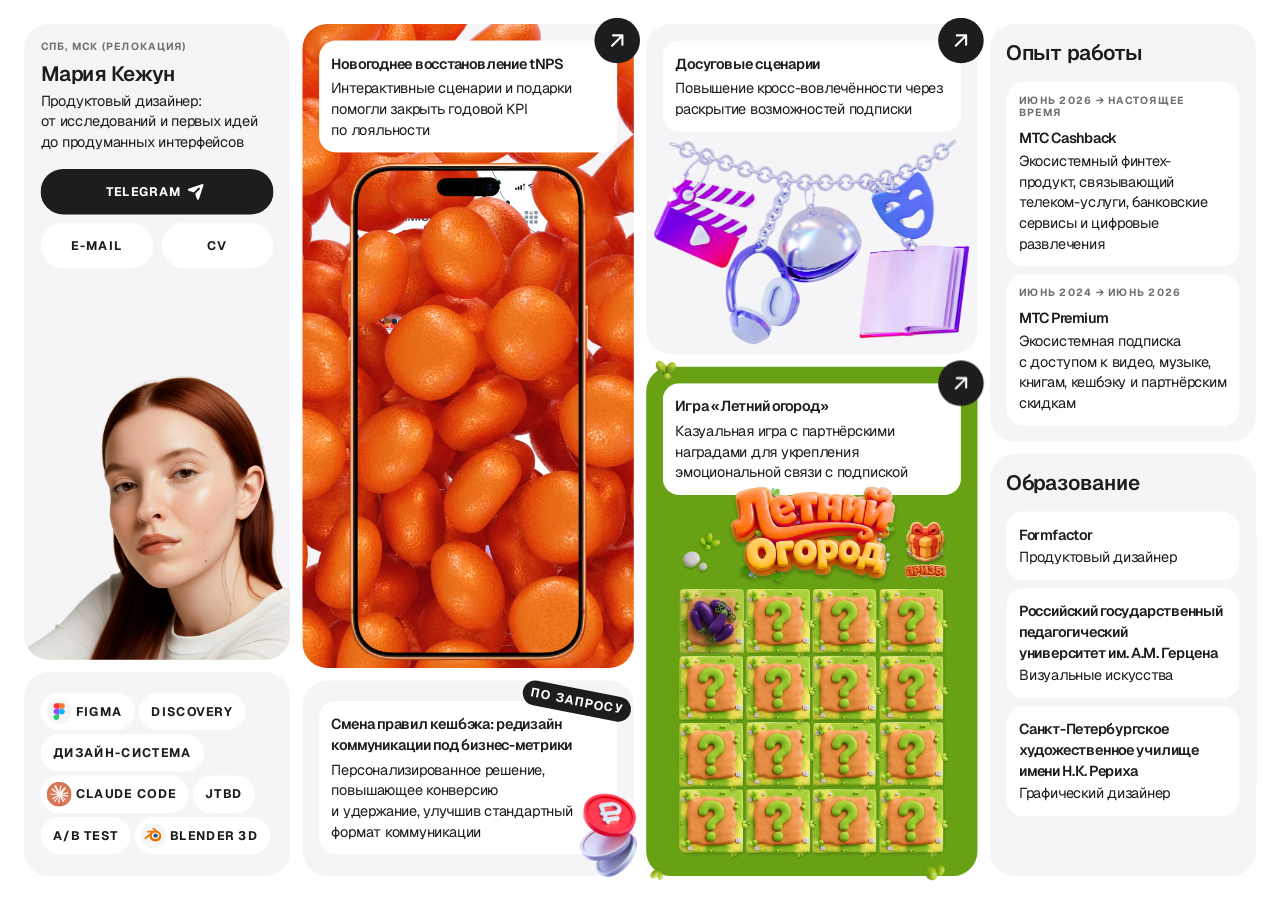
<file: index.html>
<!doctype html>
<html lang="ru">
  <head>
    <meta charset="utf-8" />
    <meta
      name="viewport"
      content="width=device-width,initial-scale=1"
    />
    <title>Мария Кежун</title>
    <link
      rel="icon"
      type="image/png"
      sizes="96x96"
      href="images/favicon/favicon.png"
    />

    <link
      rel="apple-touch-icon"
      sizes="180x180"
      href="images/favicon/apple-touch-icon.png"
    />
    <link
      rel="stylesheet"
      href="css/home.css"
    />
    <link
      rel="stylesheet"
      href="css/main.css"
    />
  </head>

  <body>
    <div id="viewport">
      <main id="layout">
        <!-- 1 колонка -->
        <div class="column left">
          <!-- Обо мне -->
          <article class="card about">
            <div class="profile-copy">
              <div class="caption location">СПб, мск (Релокация)</div>
              <h2>Мария Кежун</h2>
              <p>Продуктовый дизайнер: от исследований и первых идей до продуманных интерфейсов</p>
              <div class="contacts">
                <a
                  class="button telegram"
                  href="https://t.me/mashenkatel"
                  target="_blank"
                  rel="noopener noreferrer"
                >
                  TELEGRAM
                  <img
                    class="button-icon"
                    src="images/Telegram.svg"
                    width="24"
                    height="24"
                    alt=""
                  />
                </a>
                <a
                  href="mailto:maria.kezhun@yandex.ru"
                  class="button light"
                  >E-MAIL</a
                >
                <a
                  class="button light"
                  href="files/Резюме Кежун Мария.pdf"
                  target="_blank"
                  rel="noopener noreferrer"
                  >CV</a
                >
              </div>
            </div>
            <!-- <div class="checker" aria-hidden="true"></div> -->
            <img
              class="profile-image"
              src="images/me.png"
              alt=""
            />
          </article>

          <!-- Скилы -->
          <article class="card skills">
            <div class="tags">
              <span class="tag icon">
                <img
                  class="logo"
                  src="images/Figma.svg"
                  alt=""
                />
                Figma
              </span>
              <span class="tag">Discovery</span>
              <span class="tag">Дизайн-система</span>
              <span class="tag icon">
                <img
                  class="logo"
                  src="images/ClaudeCode.svg"
                  alt=""
                />
                Claude Code
              </span>
              <span class="tag">JTBD</span>
              <span class="tag">A/B test</span>
              <span class="tag icon">
                <img
                  class="logo"
                  src="images/Blender3D.svg"
                  alt=""
                />
                Blender 3D
              </span>
              <!-- <span class="tag">web&amp;app</span> -->
            </div>
          </article>
        </div>

        <!-- 2 колонка -->
        <div class="column second">
          <!-- Мандарины -->
          <article class="card orange">
            <div
              class="orange-scene"
              aria-hidden="true"
            >
              <!-- Нижний слой: картинка внутри экрана -->
              <div class="phone-layer phone-layer--bottom">
                <div class="phone-screen">
                  <img
                    class="phone-screen-image"
                    src="images/витрина.png"
                    alt=""
                  />
                </div>
              </div>

              <!-- Средний слой: общие падающие мандарины -->
              <video
                class="background-mandarin"
                autoplay
                muted
                loop
                playsinline
              >
                <source
                  src="images/для анимации 22.mp4"
                  type='video/mp4; codecs="hvc1"'
                />
                <source
                  src="images/для анимации 22.webm"
                  type="video/webm"
                />
              </video>

              <!-- Верхний слой: рамка и анимация -->
              <div class="phone-layer phone-layer--top">
                <img
                  class="phone-frame"
                  src="images/iPhone 17 Pro Max.png"
                  alt=""
                />
                <img
                  class="visual-phone visual-phone--modal"
                  src="images/modal-card.png"
                  alt=""
                  draggable="false"
                />

                <!-- <video
                  class="visual-phone"
                  autoplay
                  muted
                  loop
                  playsinline
                >
                  <source
                    src="images/модалка.mp4"
                    type='video/mp4; codecs="hvc1"'
                  />
                  <source
                    src="images/модалка.webm"
                    type="video/webm"
                  />
                </video> -->
              </div>
            </div>

            <div class="white casecopy">
              <h3>Новогоднее восстановление tNPS</h3>
              <p>Интерактивные сценарии и подарки помогли закрыть годовой KPI по лояльности</p>
            </div>

            <a
              class="arrow"
              href="cases/mandarin.html"
              aria-label="Открыть кейс Mandarin"
            >
              <img
                class="button-icon"
                src="images/Arrow_right-top.svg"
                width="24"
                height="24"
                alt=""
              />
            </a>
          </article>

          <!-- Кешбэк -->
          <article class="card closed">
            <div class="white casecopy">
              <h3 class="not-fill"
                >Смена правил кешбэка: редизайн коммуникации под бизнес-метрики</h3
              >
              <p class="not-fill">
                Персонализированное решение, повышающее конверсию и удержание, улучшив стандартный
                формат коммуникации
              </p>
            </div>
            <span class="badge">По запросу</span>
            <div class="coin-container">
              <img
                class="coin"
                src="images/кб.png"
                alt=""
              />
            </div>
          </article>
        </div>

        <!-- 3 колонка -->
        <div class="column third">
          <!-- Досуг -->
          <article class="card leisure">
            <div class="white casecopy">
              <h3>Досуговые сценарии</h3>
              <p>Повышение кросс-вовлечённости через раскрытие возможностей подписки</p>
            </div>
            <div class="visual">
              <img
                class="main-leisure"
                src="images/досуг-1.png"
                alt=""
              />
              <img
                class="tablet-leisure"
                src="images/досуг-2.png"
                alt=""
              />
            </div>
            <a
              class="arrow"
              href="cases/dosug.html"
              aria-label="Открыть кейс Mandarin"
            >
              <img
                class="button-icon"
                src="images/Arrow_right-top.svg"
                width="24"
                height="24"
                alt=""
              />
            </a>
          </article>

          <!-- Летний огород -->
          <article class="card game">
            <div
              class="game-decor"
              aria-hidden="true"
            >
              <img
                class="game-decor-item game-decor-item--1"
                src="images/декор-7.png"
                alt=""
              />

              <img
                class="game-decor-item game-decor-item--3"
                src="images/декор-4.png"
                alt=""
              />

              <img
                class="game-decor-item game-decor-item--8"
                src="images/декор-3.png"
                alt=""
              />
            </div>

            <div class="white casecopy">
              <h3>Игра «Летний огород»</h3>
              <p
                >Казуальная игра с партнёрскими наградами для укрепления эмоциональной связи с
                подпиской</p
              >
            </div>
            <div class="visual">
              <video
                class="visual-game"
                autoplay
                muted
                loop
                playsinline
                aria-hidden="true"
              >
                <source
                  src="images/игра.mp4"
                  type='video/mp4; codecs="hvc1"'
                />
                <source
                  src="images/игра.webm"
                  type="video/webm"
                />
              </video>
            </div>
            <a
              class="arrow"
              href="cases/letniy-ogorod.html"
              aria-label="Открыть кейс Mandarin"
            >
              <img
                class="button-icon"
                src="images/Arrow_right-top.svg"
                width="24"
                height="24"
                alt=""
              />
            </a>
          </article>
        </div>

        <!-- 4 колонка -->
        <div class="column right">
          <!-- Опыт работы -->
          <article class="card resume work">
            <h2>Опыт работы</h2>
            <div class="entries">
              <div class="white casecopy">
                <div class="caption date">Июнь 2026 → настоящее время</div>
                <h3>МТС Cashback</h3>
                <p
                  >Экосистемный финтех-продукт, связывающий телеком-услуги, банковские сервисы
                  и цифровые развлечения</p
                >
              </div>
              <div class="white casecopy">
                <div class="caption date">Июнь 2024 → июнь 2026</div>
                <h3>МТС Premium</h3>
                <p
                  >Экосистемная подписка с доступом к видео, музыке, книгам, кешбэку и партнёрским
                  скидкам</p
                >
              </div>
            </div>
          </article>

          <!-- Образование -->
          <article class="card resume edu">
            <h2>Образование</h2>
            <div class="entries">
              <div class="white casecopy">
                <h3>Formfactor</h3>
                <p>Продуктовый дизайнер</p>
              </div>
              <div class="white casecopy">
                <h3>Российский государственный педагогический университет им. А.М. Герцена</h3>
                <p>Визуальные искусства</p>
              </div>
              <div class="white casecopy">
                <h3>Санкт-Петербургское художественное училище имени Н.К. Рериха</h3>
                <p>Графический дизайнер</p>
              </div>
            </div>
          </article>
        </div>
      </main>
    </div>
    <output id="debug"></output>
    <dialog>
      <h2 id="dialogTitle"></h2>
      <p>Ссылка пока не подключена.</p>
      <button onclick="this.closest('dialog').close()">Закрыть</button>
    </dialog>
    <script src="scripts/script.js"></script>
  </body>
</html>
</file>
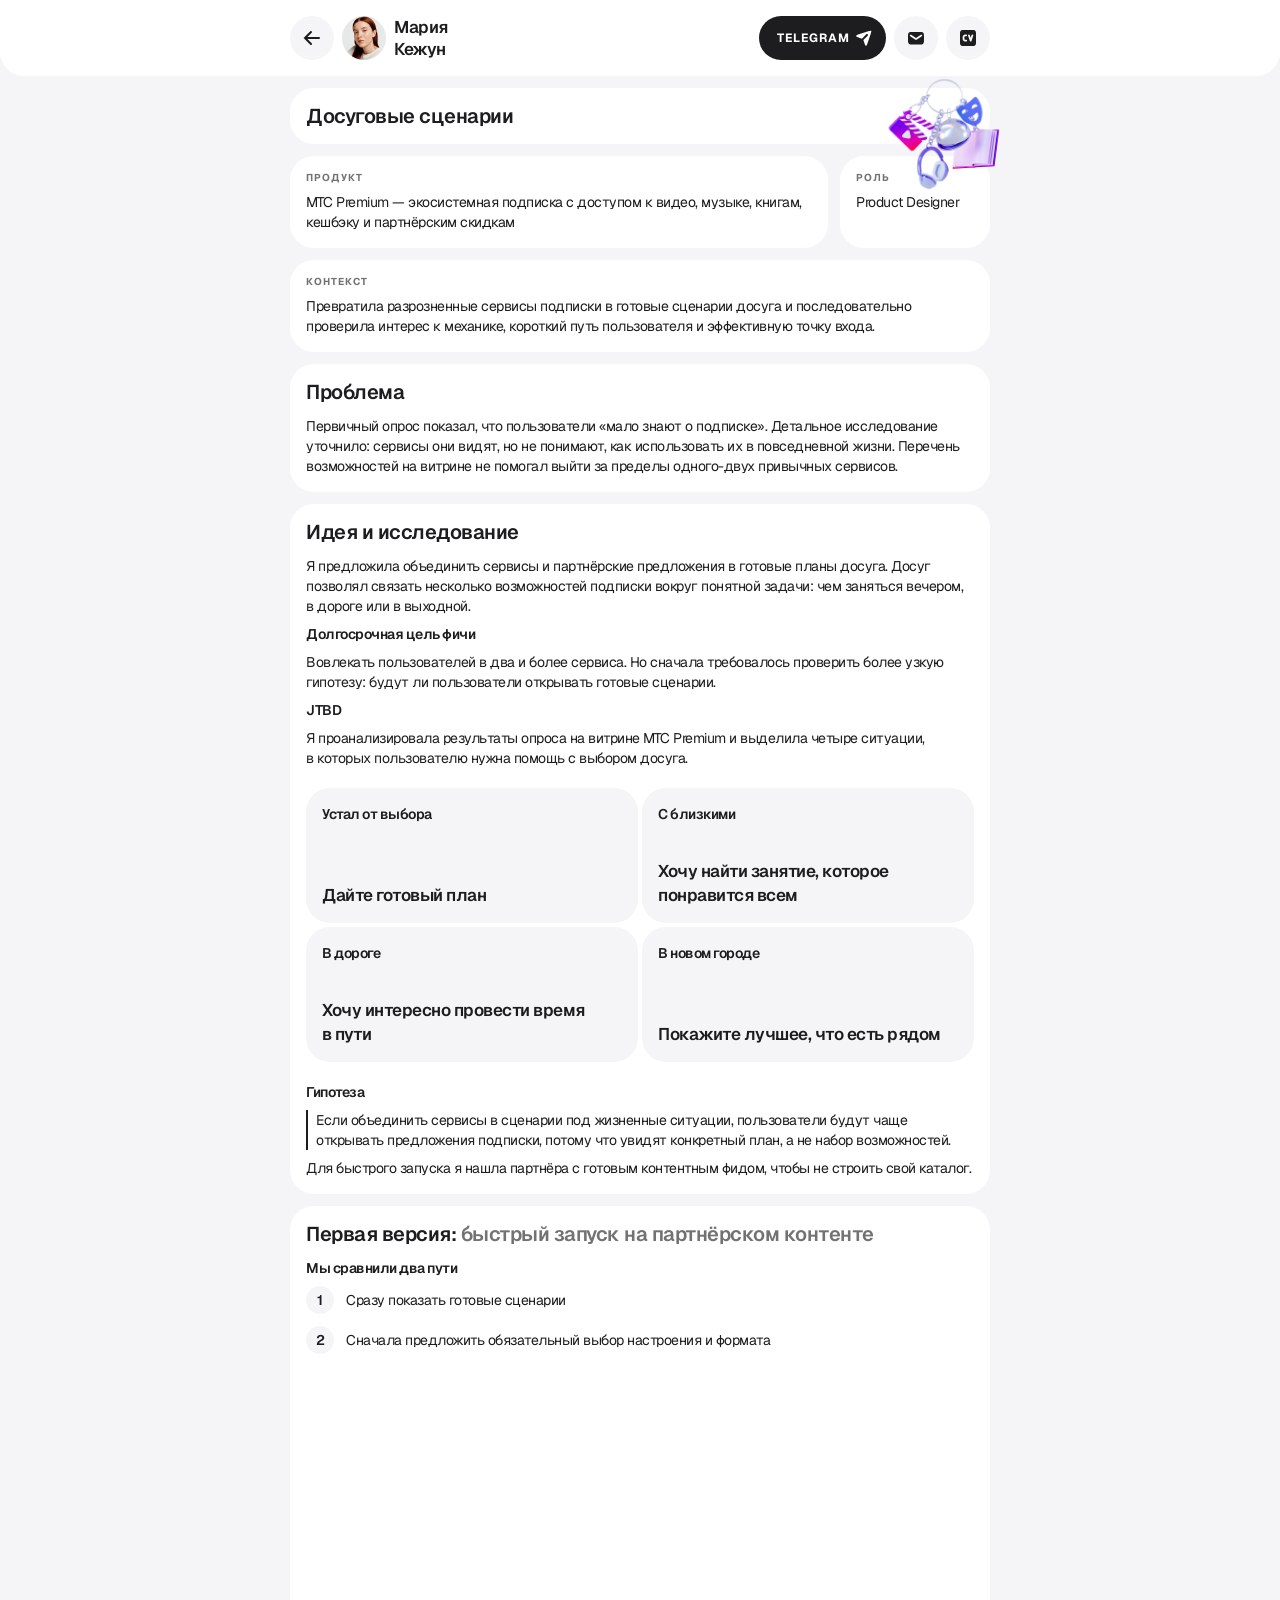
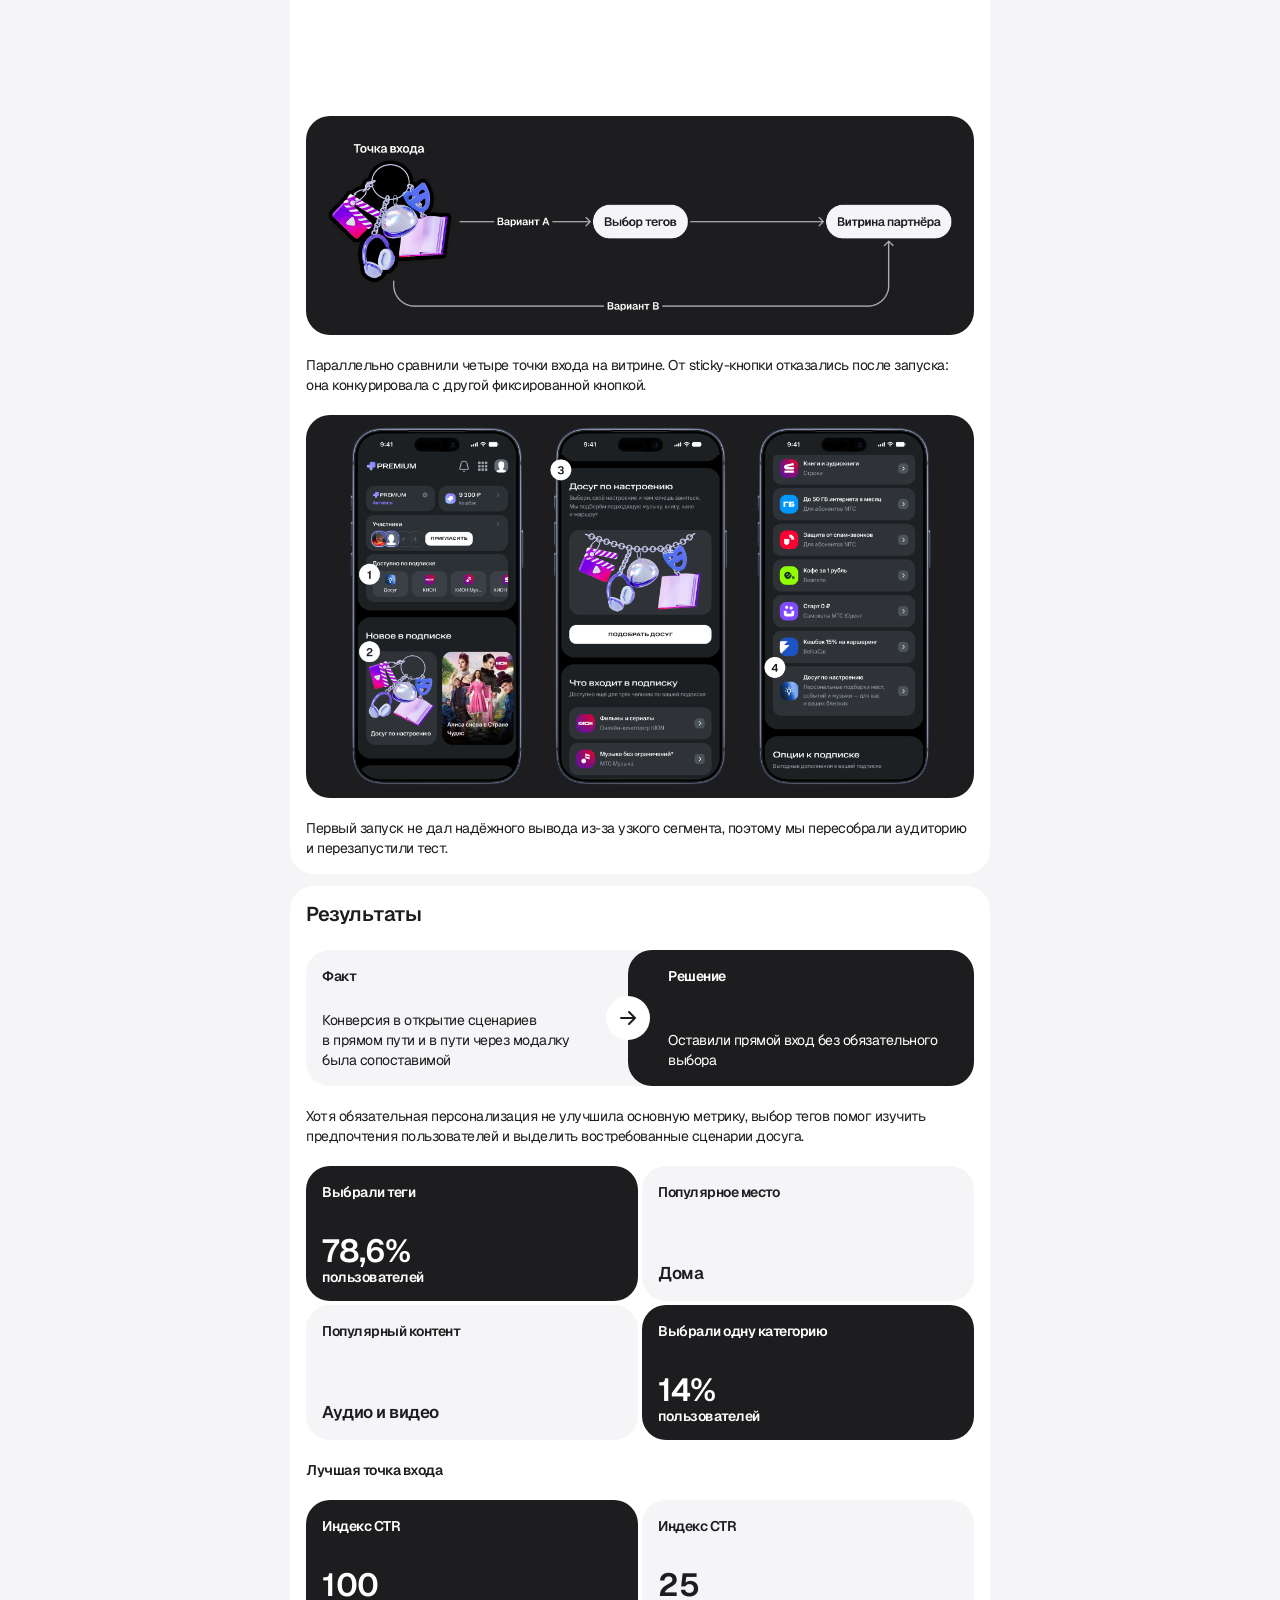
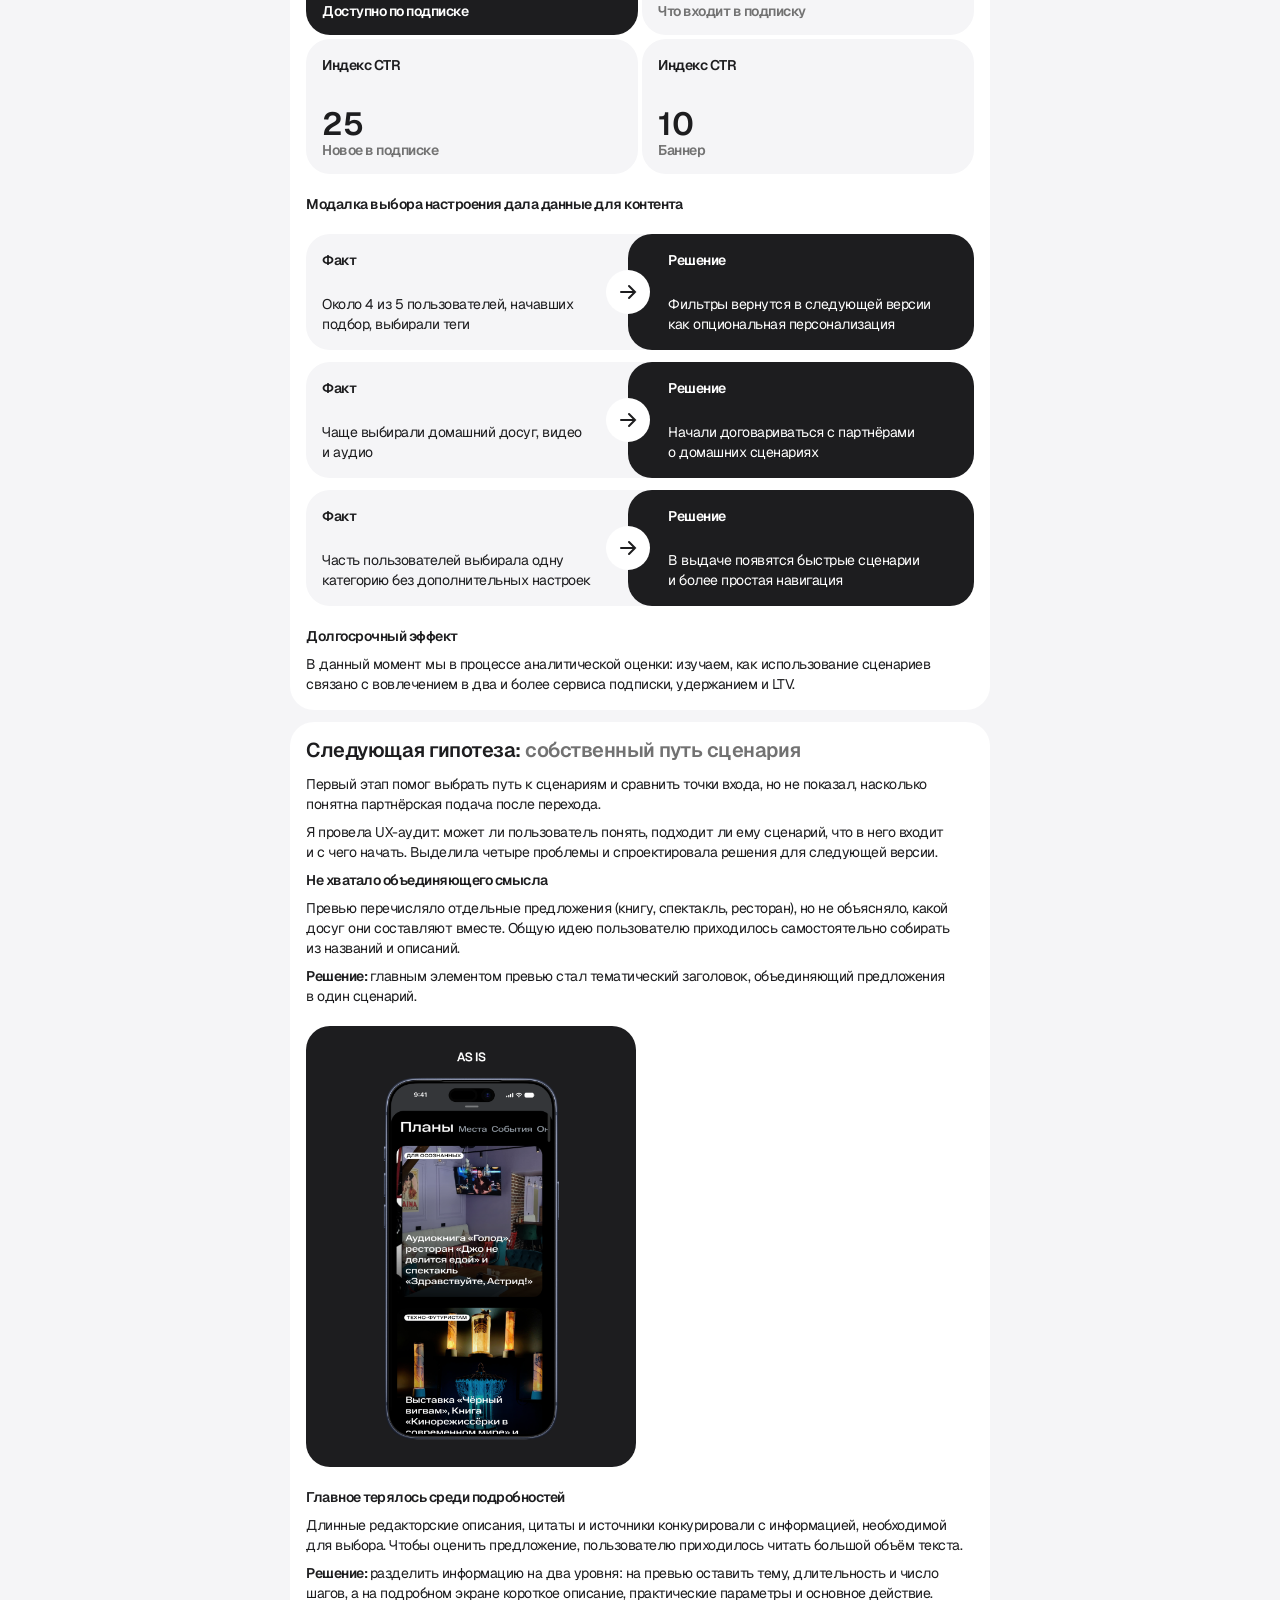
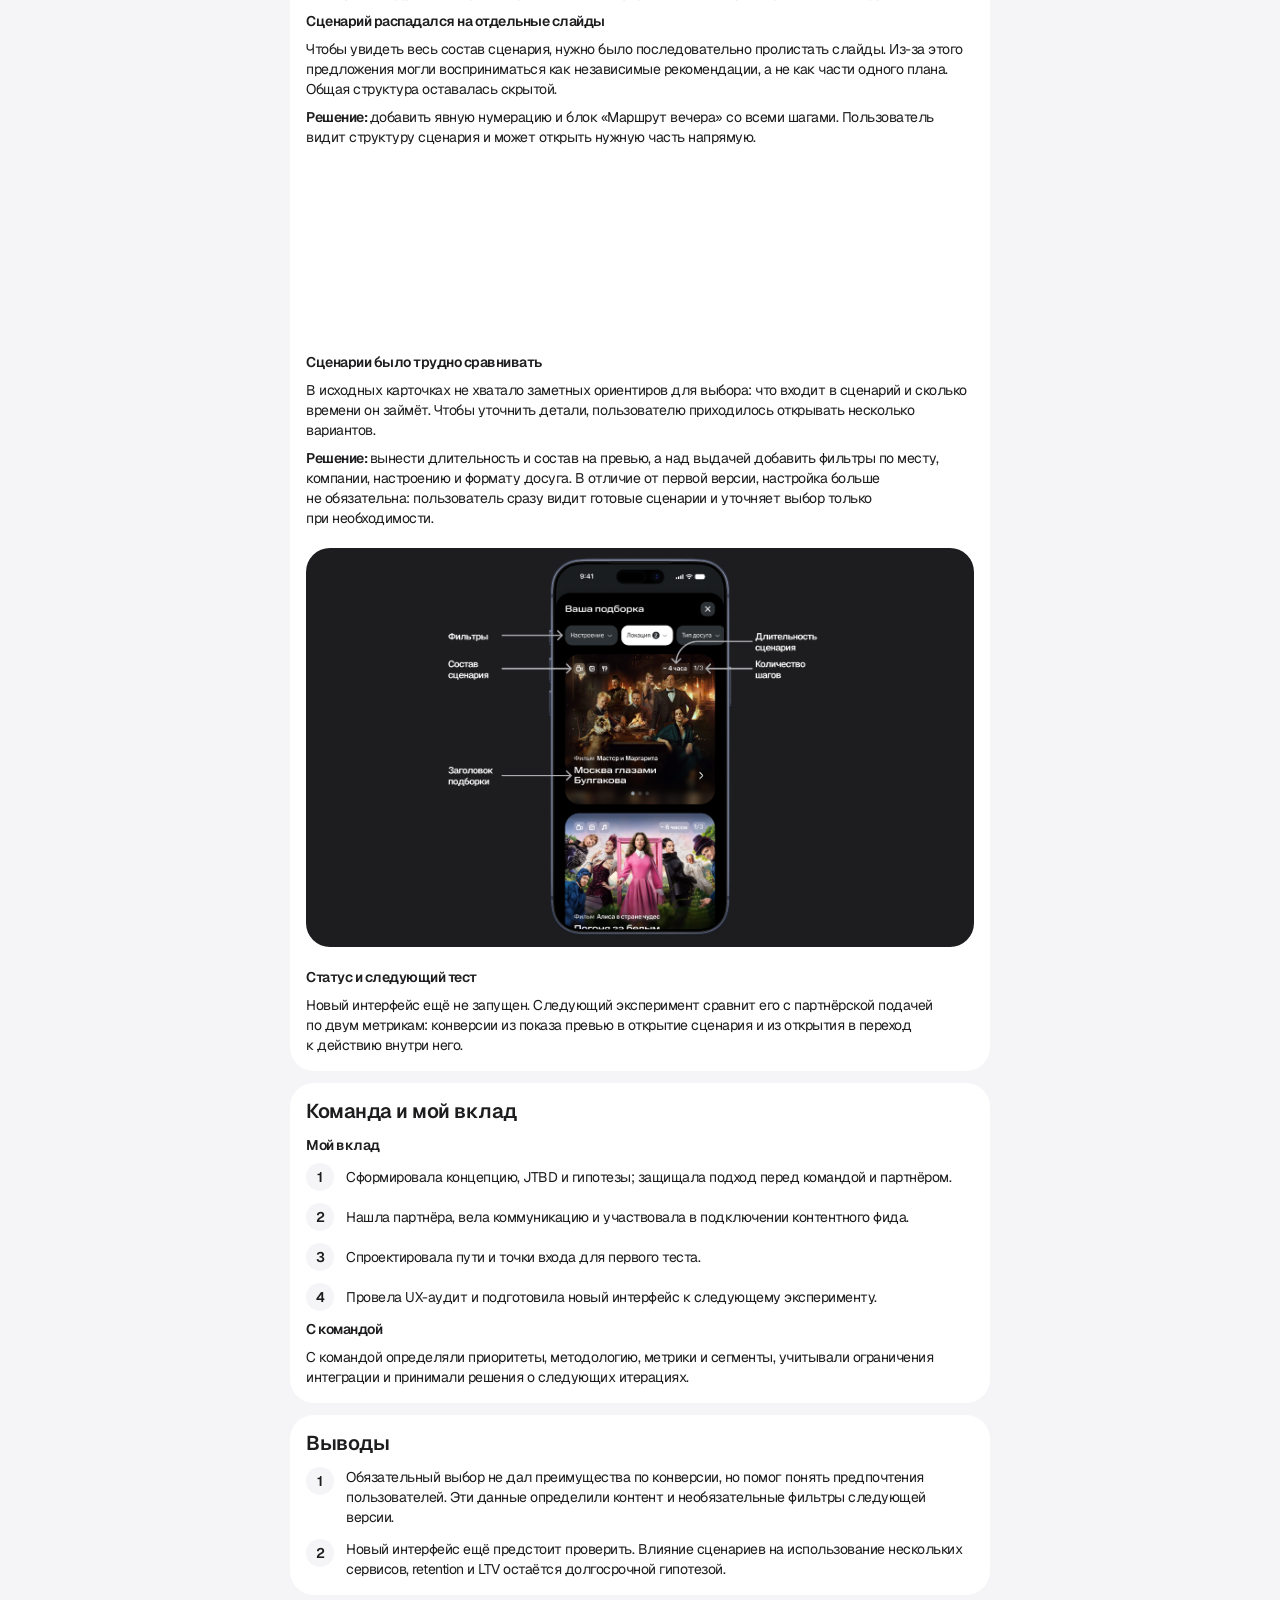
<file: cases/dosug.html>
<!doctype html>
<html lang="ru">
  <head>
    <meta charset="utf-8" />
    <meta
      name="viewport"
      content="width=device-width, initial-scale=1"
    />
    <title>Досуговые сценарии</title>
    <link
      rel="icon"
      type="image/png"
      sizes="96x96"
      href="../images/favicon/favicon.png"
    />

    <link
      rel="apple-touch-icon"
      sizes="180x180"
      href="../images/favicon/apple-touch-icon.png"
    />
    <link
      rel="stylesheet"
      href="../css/main.css"
    />
    <link
      rel="stylesheet"
      href="../css/case.css"
    />
  </head>

  <body class="case-page">
    <!-- Статичный фон-заготовка. Можно заменить на своё видео, не подключая скрипт главной. -->
    <!-- <div
      class="case-background background-ogorod"
      aria-hidden="true"
    >
      <img
        class="decor-item decor-item--1"
        src="../images/cases/ogorod/decor.png"
        alt=""
      />
           <img
        class="decor-item decor-item--2"
        src="../images/cases/ogorod/decor-1.png"
        alt=""
      />
    </div> -->

    <!-- Шапка -->
    <header class="case-header">
      <div class="case-header-inner">
        <div class="case-author">
          <a
            class="button case-button"
            href="../index.html"
            aria-label="Все проекты"
          >
            <img
              class="button-icon"
              src="../images/cases/Arrow_left.svg"
              width="24"
              height="24"
              alt=""
            />
          </a>
          <img
            class="case-avatar"
            src="../images/cases/avatar.jpg"
            alt=""
            loading="lazy"
          />
          <div class="case-author-name">Мария<br />Кежун</div>
        </div>
        <div class="case-actions">
          <a
            class="button case-button telegram"
            href="https://t.me/mashenkatel"
            target="_blank"
            rel="noopener noreferrer"
          >
            TELEGRAM
            <img
              class="button-icon case-button-icon"
              src="../images/Telegram.svg"
              width="24"
              height="24"
              alt=""
            />
          </a>
          <a
            class="button case-button"
            href="mailto:maria.kezhun@yandex.ru"
          >
            <img
              class="button-icon"
              src="../images/E-mail.svg"
              width="24"
              height="24"
              alt=""
            />
          </a>
          <a
            class="button case-button"
            href="files/cv.pdf"
            target="_blank"
            rel="noopener noreferrer"
          >
            <img
              class="button-icon"
              src="../images/CV.svg"
              width="24"
              height="24"
              alt=""
            />
          </a>
        </div>
      </div>
    </header>

    <div class="case-dosug-viewport">
      <main class="case-main case-main--dosug">
        <!-- Интро -->
        <div class="case-intro">
          <div class="case-panel">
            <h1>Досуговые сценарии</h1>
            <img
              class="background-dosug"
              src="../images/cases/dosug/background-img.png"
              alt=""
            />
          </div>
          <div class="case-meta">
            <div class="case-meta-row">
              <div class="case-meta-item">
                <div class="case-caption">Продукт</div>
                <p>
                  МТС Premium — экосистемная подписка с доступом к видео, музыке, книгам, кешбэку
                  и партнёрским скидкам
                </p>
              </div>
              <div class="case-meta-item">
                <div class="case-caption">Роль</div>
                <p>Product Designer</p>
              </div>
            </div>
            <div class="case-meta-row case-meta-row--second-one-child">
              <div class="case-meta-item">
                <div class="case-caption">Контекст</div>
                <p>
                  Превратила разрозненные сервисы подписки в готовые сценарии досуга
                  и последовательно проверила интерес к механике, короткий путь пользователя
                  и эффективную точку входа.
                </p>
              </div>
            </div>
          </div>
        </div>

        <!-- Контент -->
        <div class="case-content">
          <section class="case-panel">
            <h2>Проблема</h2>
            <div class="case-stack">
              <p>
                Первичный опрос показал, что пользователи «мало знают о подписке». Детальное
                исследование уточнило: сервисы они видят, но не понимают, как использовать
                их в повседневной жизни. Перечень возможностей на витрине не помогал выйти
                за пределы одного-двух привычных сервисов.
              </p>
            </div>
          </section>

          <!-- <section class="case-panel">
            <h2>Стратегия и критерии успеха</h2>
            <div class="case-stack">
              <p>
                Блок «Доступно по подписке» работал: перерабатывать его не было смысла. Проблема
                была не в знании состава подписки, а в отсутствии понятного повода
                ею воспользоваться.
              </p>
              <p>
                Я предложила проверить, помогут ли готовые планы досуга вовлечь пользователей
                МТС Premium в разные сервисы и партнёрские предложения подписки.
              </p>
              <p>
                Досуг выбрали первым направлением, поскольку он позволяет объединить несколько
                сервисов экосистемы и помогает быстро решить, чем заняться вечером, в дороге
                или в выходной.
              </p>
              <h3>Долгосрочная цель фичи</h3>
              <p>
                Увеличить использование двух и более сервисов внутри подписки. Если готовые сценарии
                станут регулярным способом выбирать досуг, они могут повысить вовлечённость,
                улучшить удержание и увеличить LTV.
              </p>
              <h3>Цель первого этапа</h3>
              <p>
                Проверить интерес к готовым сценариям и понять, помогают ли они перейти от просмотра
                витрины к конкретному предложению сервиса.
              </p>
              <h3>Критерий успеха</h3>
              <p> Конверсия из точки входа в открытие сценария. </p>
              <h3>Дополнительно проверяли</h3>
              <ol class="case-steps">
                <li> Влияет ли обязательный выбор настроения и типа досуга на конверсию. </li>
                <li>В какой точке витрины пользователи чаще открывают сценарии.</li>
                <li>
                  Какие запросы и форматы досуга они выбирают, чтобы развивать контент и партнёрства
                  на основе спроса.
                </li>
              </ol>
            </div>
          </section> -->

          <section class="case-panel">
            <h2>Идея и исследование </h2>
            <div class="case-blocks">
              <div class="case-stack">
                <p>
                  Я предложила объединить сервисы и партнёрские предложения в готовые планы досуга.
                  Досуг позволял связать несколько возможностей подписки вокруг понятной задачи:
                  чем заняться вечером, в дороге или в выходной.
                </p>
                <h3>Долгосрочная цель фичи</h3>
                <p>
                  Вовлекать пользователей в два и более сервиса. Но сначала требовалось проверить
                  более узкую гипотезу: будут ли пользователи открывать готовые сценарии.
                </p>
                <h3>JTBD</h3>
                <p>
                  Я проанализировала результаты опроса на витрине МТС Premium и выделила четыре
                  ситуации, в которых пользователю нужна помощь с выбором досуга.
                </p>
                <div class="case-padding-full">
                  <div class="case-grid case-grid--two case-scenarios">
                    <div class="case-tile scenario-choice">
                      <div class="case-tile-title">Устал от выбора</div>
                      <div>
                        <div class="case-tile-text">Дайте готовый план</div>
                      </div>
                    </div>
                    <div class="case-tile scenario-family">
                      <div class="case-tile-title">С близкими</div>
                      <div>
                        <div class="case-tile-text"
                          >Хочу найти занятие, которое понравится всем</div
                        >
                      </div>
                    </div>
                    <div class="case-tile scenario-road">
                      <div class="case-tile-title">В дороге</div>
                      <div>
                        <div class="case-tile-text">Хочу интересно провести время в пути</div>
                      </div>
                    </div>
                    <div class="case-tile scenario-city">
                      <div class="case-tile-title">В новом городе</div>
                      <div>
                        <div class="case-tile-text">Покажите лучшее, что есть рядом</div>
                      </div>
                    </div>
                  </div>
                </div>
                <h3>Гипотеза</h3>
                <blockquote class="case-quote">
                  Если объединить сервисы в сценарии под жизненные ситуации, пользователи будут чаще
                  открывать предложения подписки, потому что увидят конкретный план, а не набор
                  возможностей.
                </blockquote>
                <p>
                  Для быстрого запуска я нашла партнёра с готовым контентным фидом, чтобы не строить
                  свой каталог.
                </p>
              </div>
            </div>
          </section>

          <section class="case-panel">
            <h2
              >Первая версия:
              <span class="text-muted">быстрый запуск на партнёрском контенте</span>
            </h2>
            <div class="case-blocks">
              <div class="case-stack">
                <h3>Мы сравнили два пути</h3>
                <ol class="case-steps">
                  <li> Сразу показать готовые сценарии </li>
                  <li> Сначала предложить обязательный выбор настроения и формата </li>
                </ol>
                <div class="case-padding-top">
                  <figure class="case-media">
                    <video
                      class="case-video"
                      autoplay
                      muted
                      loop
                      playsinline
                    >
                      <source
                        src="../images/cases/dosug/full-flow.mp4"
                        type="video/mp4"
                      />
                    </video>
                  </figure>
                </div>
                <div class="case-padding-bottom">
                  <figure class="case-media">
                    <img
                      class="case-img"
                      src="../images/cases/dosug/flow.png"
                      alt=""
                    />
                  </figure>
                </div>
                <p>
                  Параллельно сравнили четыре точки входа на витрине. От sticky-кнопки отказались
                  после запуска: она конкурировала с другой фиксированной кнопкой.
                </p>
                <div class="case-padding-full">
                  <figure class="case-media">
                    <img
                      class="case-img"
                      src="../images/cases/dosug/entry-point.png"
                      alt=""
                    />
                  </figure>
                </div>
                <p>
                  Первый запуск не дал надёжного вывода из-за узкого сегмента, поэтому
                  мы пересобрали аудиторию и перезапустили тест.
                </p>
              </div>
            </div>
          </section>

          <!-- <section class="case-panel">
            <h2>Как проверяли</h2>
            <div class="case-stack">
              <h3>Первый запуск: пересобрали сегмент</h3>
              <p>
                Первый запуск не дал надёжного вывода: сегмент был слишком узким, а его пользователи
                редко заходили на витрину. Мы пересобрали аудиторию и перезапустили тест,
                чтобы набрать достаточно данных для сравнения вариантов.
              </p>
              <h3>Два этапа проверки</h3>
              <div class="case-padding-top">
                <div
                  class="case-table-scroll"
                  tabindex="0"
                  role="region"
                  aria-label="Что сравнивали — таблица с горизонтальной прокруткой"
                >
                  <div class="case-table-frame">
                    <table class="case-table case-table--experiments">
                      <colgroup>
                        <col />
                        <col />
                        <col />
                        <col />
                      </colgroup>
                      <thead>
                        <tr>
                          <th scope="col">Этап</th>
                          <th scope="col">Что сравнивали</th>
                          <th scope="col">Основная метрика</th>
                          <th scope="col">Методология</th>
                        </tr>
                      </thead>
                      <tbody>
                        <tr>
                          <td>Путь к сценариям</td>
                          <td>Прямой вход vs обязательный выбор настроения и формата</td>
                          <td>Конверсия из точки входа в открытие сценария</td>
                          <td>А/В-тест</td>
                        </tr>
                        <tr>
                          <td>Точки входа</td>
                          <td
                            >Баннер, «Новое в подписке», «Что входит в подписку», «Доступно
                            по подписке»
                          </td>
                          <td>CTR точки входа</td>
                          <td>Сравнение плейстментов на витрине</td>
                        </tr>
                      </tbody>
                    </table>
                  </div>
                </div>
              </div>
            </div>
          </section> -->

          <section class="case-panel">
            <h2>Результаты</h2>
            <div class="case-stack">
              <div class="case-padding-full">
                <div class="case-decision">
                  <div class="case-decision-card case-decision-card--light">
                    <h3>Факт</h3>
                    <p>
                      Конверсия в открытие сценариев в прямом пути и в пути через модалку была
                      сопоставимой
                    </p>
                  </div>
                  <div class="case-decision-card case-decision-card--dark">
                    <div
                      class="case-decision-arrow"
                      aria-hidden="true"
                    >
                      <img
                        class="icon"
                        src="../images/cases/Arrow_right.svg"
                        width="24"
                        height="24"
                        alt=""
                      />
                    </div>
                    <h3>Решение</h3>
                    <p>Оставили прямой вход без обязательного выбора</p>
                  </div>
                </div>
              </div>
              <p>
                Хотя обязательная персонализация не улучшила основную метрику, выбор тегов помог
                изучить предпочтения пользователей и выделить востребованные сценарии досуга.
              </p>
              <div class="case-padding-full">
                <div class="case-grid case-grid--two">
                  <div class="case-tile case-tile--dark">
                    <div class="case-tile-title">Выбрали теги</div>
                    <div>
                      <div class="case-tile-value">78,6%</div>
                      <div class="case-tile-note">пользователей</div>
                    </div>
                  </div>
                  <div class="case-tile">
                    <div class="case-tile-title">Популярное место</div>
                    <div>
                      <div class="case-tile-text">Дома</div>
                    </div>
                  </div>
                  <div class="case-tile">
                    <div class="case-tile-title">Популярный контент</div>
                    <div>
                      <div class="case-tile-text">Аудио и видео</div>
                    </div>
                  </div>
                  <div class="case-tile case-tile--dark">
                    <div class="case-tile-title">Выбрали одну категорию</div>
                    <div>
                      <div class="case-tile-value">14%</div>
                      <div class="case-tile-note">пользователей</div>
                    </div>
                  </div>
                </div>
              </div>
              <h3>Лучшая точка входа</h3>
              <div class="case-padding-full">
                <div class="case-grid case-grid--two">
                  <div class="case-tile case-tile--dark">
                    <div class="case-tile-title">Индекс CTR</div>
                    <div>
                      <div class="case-tile-value">100</div>
                      <div class="case-tile-note">Доступно по подписке</div>
                    </div>
                  </div>
                  <div class="case-tile">
                    <div class="case-tile-title">Индекс CTR</div>
                    <div>
                      <div class="case-tile-value">25</div>
                      <div class="case-tile-note case-tile-note--light">Что входит в подписку</div>
                    </div>
                  </div>
                  <div class="case-tile">
                    <div class="case-tile-title">Индекс CTR</div>
                    <div>
                      <div class="case-tile-value">25</div>
                      <div class="case-tile-note case-tile-note--light">Новое в подписке</div>
                    </div>
                  </div>
                  <div class="case-tile">
                    <div class="case-tile-title">Индекс CTR</div>
                    <div>
                      <div class="case-tile-value">10</div>
                      <div class="case-tile-note case-tile-note--light">Баннер</div>
                    </div>
                  </div>
                </div>
              </div>
              <h3>Модалка выбора настроения дала данные для контента</h3>
              <div class="case-padding-full">
                <div class="case-decision">
                  <div class="case-decision-card case-decision-card--light">
                    <h3>Факт</h3>
                    <p> Около 4 из 5 пользователей, начавших подбор, выбирали теги </p>
                  </div>
                  <div class="case-decision-card case-decision-card--dark">
                    <div
                      class="case-decision-arrow"
                      aria-hidden="true"
                    >
                      <img
                        class="icon"
                        src="../images/cases/Arrow_right.svg"
                        width="24"
                        height="24"
                        alt=""
                      />
                    </div>
                    <h3>Решение</h3>
                    <p>Фильтры вернутся в следующей версии как опциональная персонализация</p>
                  </div>
                </div>

                <div class="case-decision">
                  <div class="case-decision-card case-decision-card--light">
                    <h3>Факт</h3>
                    <p> Чаще выбирали домашний досуг, видео и аудио </p>
                  </div>
                  <div class="case-decision-card case-decision-card--dark">
                    <div
                      class="case-decision-arrow"
                      aria-hidden="true"
                    >
                      <img
                        class="icon"
                        src="../images/cases/Arrow_right.svg"
                        width="24"
                        height="24"
                        alt=""
                      />
                    </div>
                    <h3>Решение</h3>
                    <p>Начали договариваться с партнёрами о домашних сценариях</p>
                  </div>
                </div>

                <div class="case-decision">
                  <div class="case-decision-card case-decision-card--light">
                    <h3>Факт</h3>
                    <p> Часть пользователей выбирала одну категорию без дополнительных настроек </p>
                  </div>
                  <div class="case-decision-card case-decision-card--dark">
                    <div
                      class="case-decision-arrow"
                      aria-hidden="true"
                    >
                      <img
                        class="icon"
                        src="../images/cases/Arrow_right.svg"
                        width="24"
                        height="24"
                        alt=""
                      />
                    </div>
                    <h3>Решение</h3>
                    <p>В выдаче появятся быстрые сценарии и более простая навигация</p>
                  </div>
                </div>
              </div>
              <h3>Долгосрочный эффект</h3>
              <p>
                В данный момент мы в процессе аналитической оценки: изучаем, как использование
                сценариев связано с вовлечением в два и более сервиса подписки, удержанием и LTV.
              </p>
            </div>
          </section>

          <section class="case-panel">
            <h2
              >Следующая гипотеза:
              <span class="text-muted">собственный путь сценария</span>
            </h2>
            <div class="case-blocks">
              <div class="case-stack">
                <p>
                  Первый этап помог выбрать путь к сценариям и сравнить точки входа, но не показал,
                  насколько понятна партнёрская подача после перехода.
                </p>
                <p>
                  Я провела UX-аудит: может ли пользователь понять, подходит ли ему сценарий,
                  что в него входит и с чего начать. Выделила четыре проблемы и спроектировала
                  решения для следующей версии.
                </p>
                <h3>Не хватало объединяющего смысла</h3>
                <p>
                  Превью перечисляло отдельные предложения (книгу, спектакль, ресторан),
                  но не объясняло, какой досуг они составляют вместе. Общую идею пользователю
                  приходилось самостоятельно собирать из названий и описаний.
                </p>
                <h3>
                  Решение:
                  <span class="case-text-regular">
                    главным элементом превью стал тематический заголовок, объединяющий предложения
                    в один сценарий.
                  </span>
                </h3>
                <div class="case-padding-full">
                  <div class="case-pairs">
                    <img
                      src="../images/cases/dosug/audit-1-asis.png"
                      alt=""
                    />
                    <video
                      class="case-video"
                      autoplay
                      muted
                      loop
                      playsinline
                    >
                      <source
                        src="../images/cases/dosug/audit-1-tobe.mp4"
                        type="video/mp4"
                      />
                    </video>
                  </div>
                </div>
                <h3> Главное терялось среди подробностей </h3>
                <p>
                  Длинные редакторские описания, цитаты и источники конкурировали с информацией,
                  необходимой для выбора. Чтобы оценить предложение, пользователю приходилось читать
                  большой объём текста.
                </p>
                <h3>
                  Решение:
                  <span class="case-text-regular">
                    разделить информацию на два уровня: на превью оставить тему, длительность
                    и число шагов, а на подробном экране короткое описание, практические параметры
                    и основное действие.
                  </span>
                </h3>
                <h3>Сценарий распадался на отдельные слайды</h3>
                <p>
                  Чтобы увидеть весь состав сценария, нужно было последовательно пролистать слайды.
                  Из-за этого предложения могли восприниматься как независимые рекомендации,
                  а не как части одного плана. Общая структура оставалась скрытой.
                </p>
                <h3>
                  Решение:
                  <span class="case-text-regular">
                    добавить явную нумерацию и блок «Маршрут вечера» со всеми шагами. Пользователь
                    видит структуру сценария и может открыть нужную часть напрямую.
                  </span>
                </h3>
                <div class="case-padding-full">
                  <div class="case-pairs">
                    <video
                      class="case-video"
                      autoplay
                      muted
                      loop
                      playsinline
                    >
                      <source
                        src="../images/cases/dosug/audit-2-asis.mp4"
                        type="video/mp4"
                      />
                    </video>
                    <video
                      class="case-video"
                      autoplay
                      muted
                      loop
                      playsinline
                    >
                      <source
                        src="../images/cases/dosug/audit-2-tobe.mp4"
                        type="video/mp4"
                      />
                    </video>
                  </div>
                </div>
                <h3>Сценарии было трудно сравнивать</h3>
                <p>
                  В исходных карточках не хватало заметных ориентиров для выбора: что входит
                  в сценарий и сколько времени он займёт. Чтобы уточнить детали, пользователю
                  приходилось открывать несколько вариантов.
                </p>
                <h3>
                  Решение:
                  <span class="case-text-regular">
                    вынести длительность и состав на превью, а над выдачей добавить фильтры
                    по месту, компании, настроению и формату досуга. В отличие от первой версии,
                    настройка больше не обязательна: пользователь сразу видит готовые сценарии
                    и уточняет выбор только при необходимости.
                  </span>
                </h3>
                <div class="case-padding-full">
                  <div class="case-preview-frame case-preview-frame--dosug">
                    <img
                      class="preview-frame-img"
                      src="../images/cases/dosug/audit-3-part.png"
                      alt=""
                    />
                  </div>
                </div>
                <h3>Статус и следующий тест</h3>
                <p>
                  Новый интерфейс ещё не запущен. Следующий эксперимент сравнит его с партнёрской
                  подачей по двум метрикам: конверсии из показа превью в открытие сценария
                  и из открытия в переход к действию внутри него.
                </p>
              </div>
            </div>
          </section>

          <section class="case-panel">
            <h2>Команда и мой вклад</h2>
            <div class="case-stack">
              <h3>Мой вклад</h3>
              <ol class="case-steps">
                <li>
                  Сформировала концепцию, JTBD и гипотезы; защищала подход перед командой
                  и партнёром.
                </li>
                <li
                  >Нашла партнёра, вела коммуникацию и участвовала в подключении контентного
                  фида.</li
                >
                <li> Спроектировала пути и точки входа для первого теста. </li>
                <li>Провела UX-аудит и подготовила новый интерфейс к следующему эксперименту.</li>
              </ol>
              <h3>С командой</h3>
              <p>
                С командой определяли приоритеты, методологию, метрики и сегменты, учитывали
                ограничения интеграции и принимали решения о следующих итерациях.
              </p>
            </div>
          </section>

          <section class="case-panel">
            <h2>Выводы</h2>
            <div class="case-stack">
              <ol class="case-steps">
                <li>
                  Обязательный выбор не дал преимущества по конверсии, но помог понять предпочтения
                  пользователей. Эти данные определили контент и необязательные фильтры следующей
                  версии.
                </li>
                <li>
                  Новый интерфейс ещё предстоит проверить. Влияние сценариев на использование
                  нескольких сервисов, retention и LTV остаётся долгосрочной гипотезой.
                </li>
              </ol>
            </div>
          </section>
        </div>
      </main>
    </div>
    <script src="../scripts/case.js"></script>
  </body>
</html>
</file>
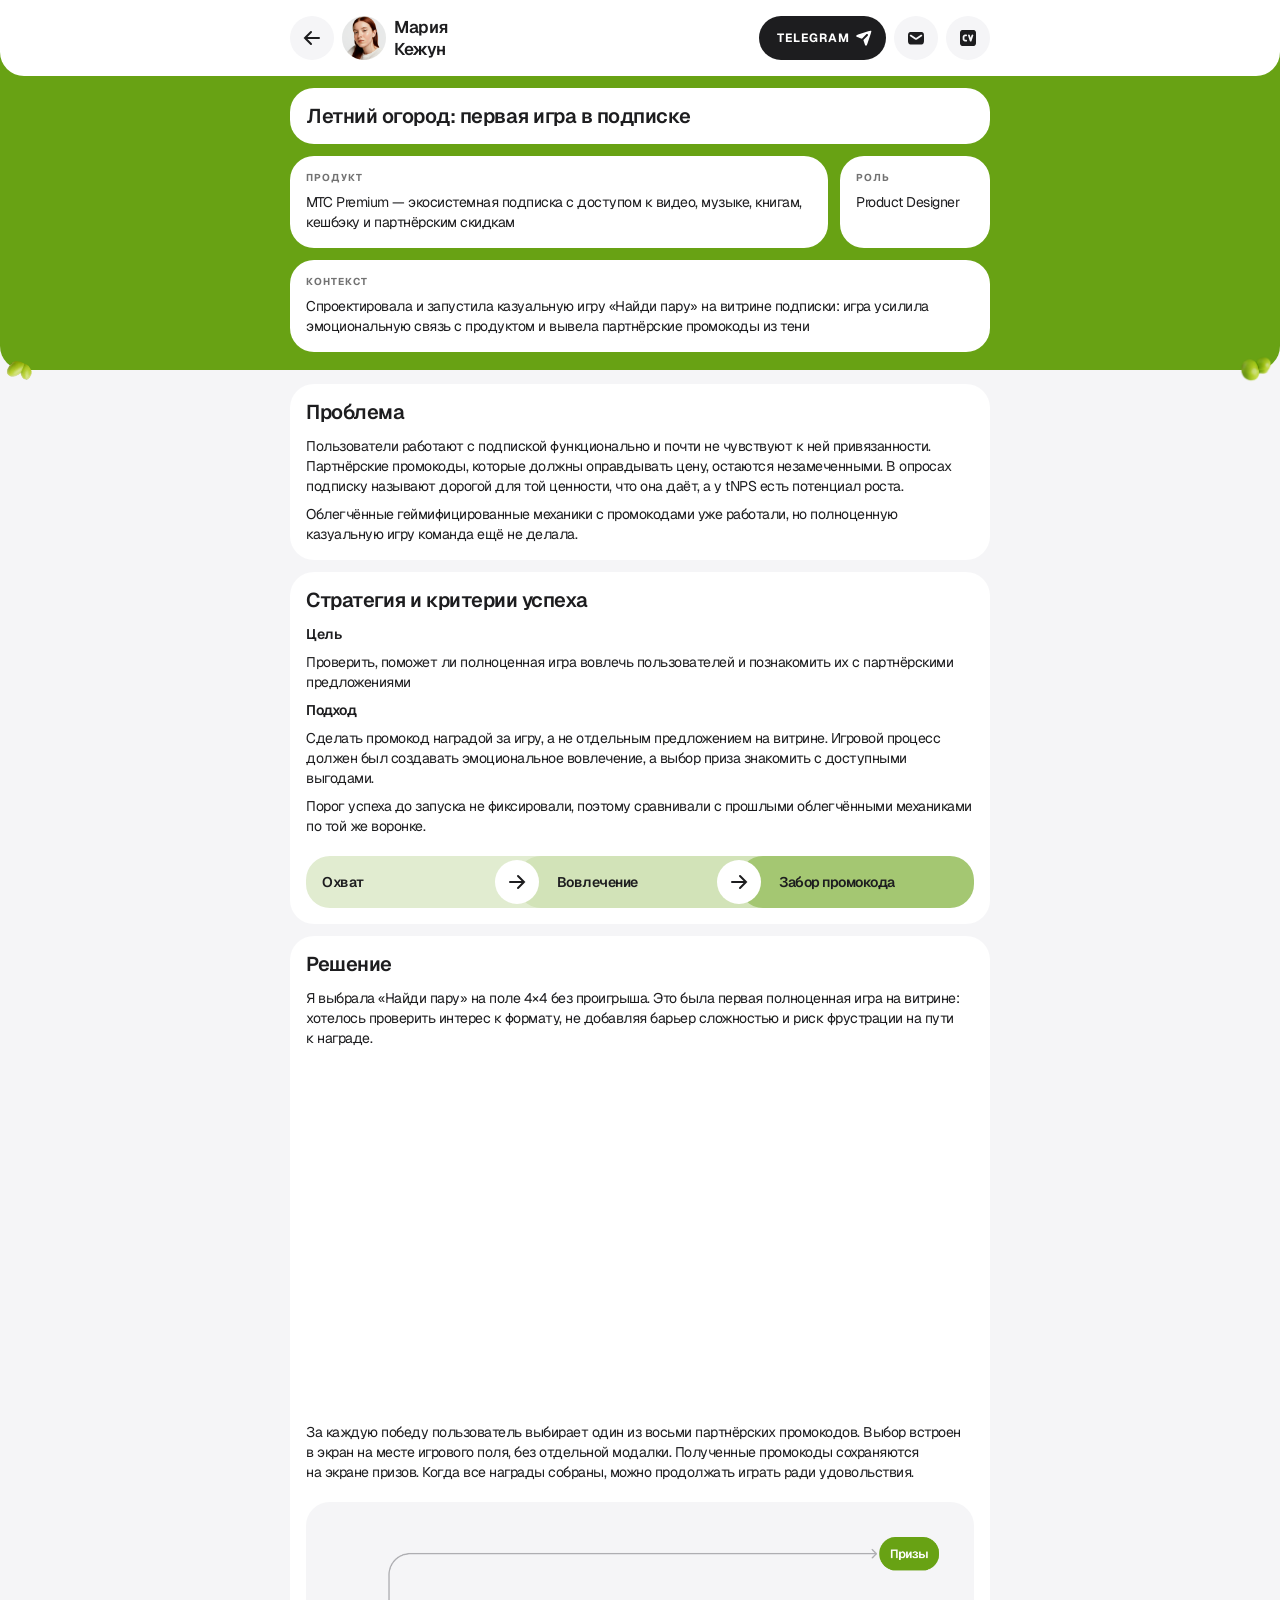
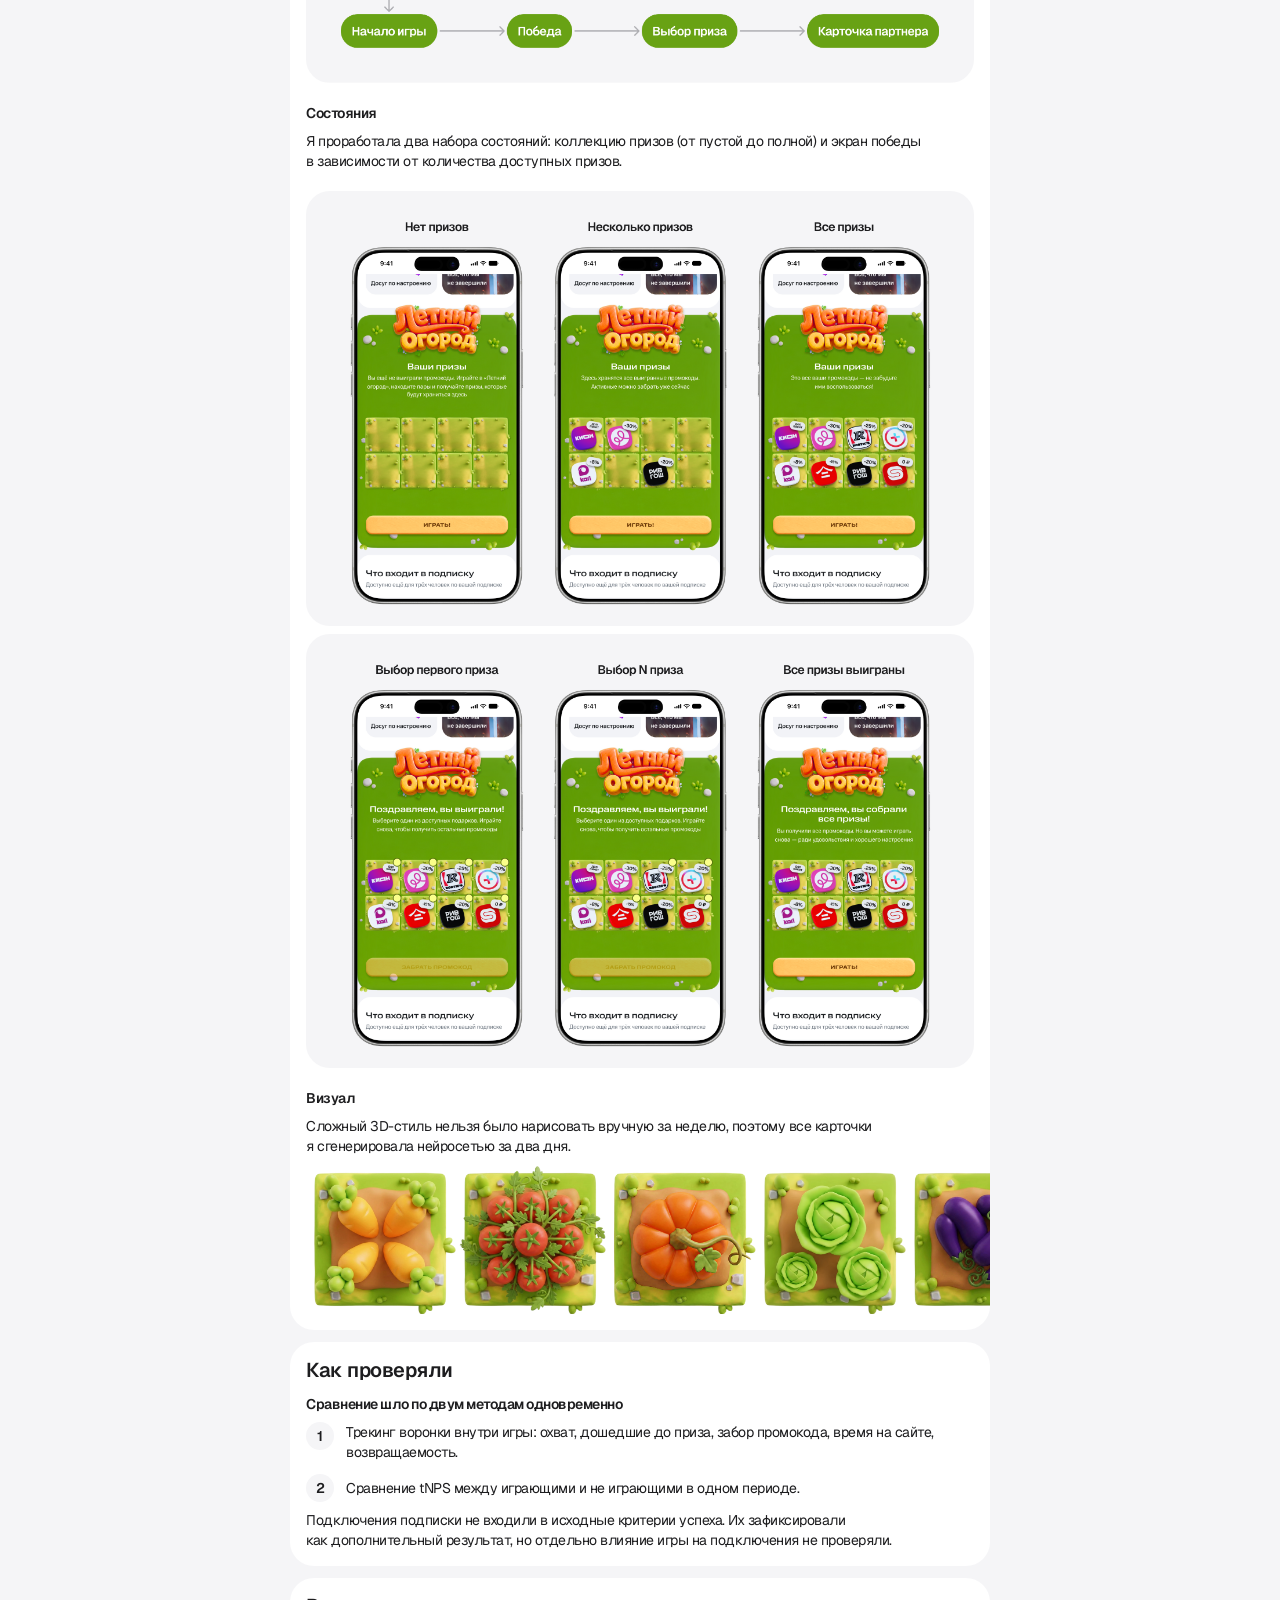
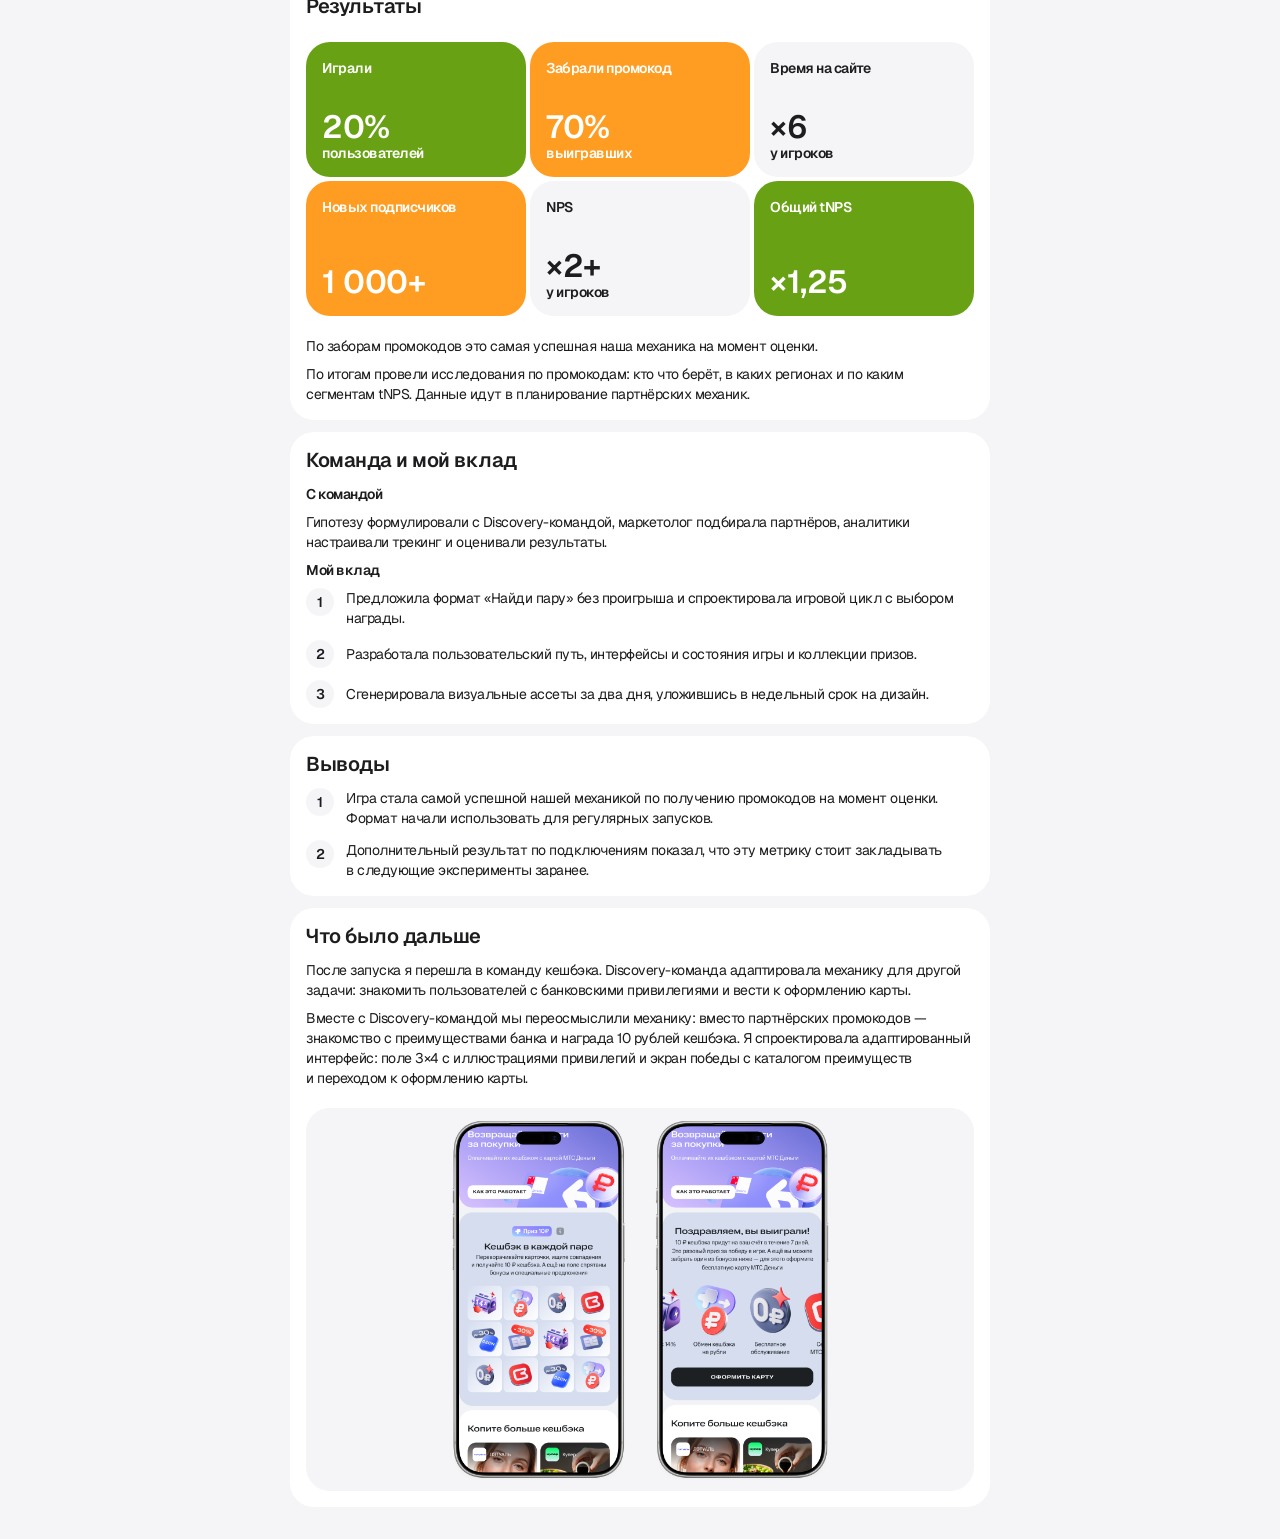
<file: cases/letniy-ogorod.html>
<!doctype html>
<html lang="ru">
  <head>
    <meta charset="utf-8" />
    <meta
      name="viewport"
      content="width=device-width, initial-scale=1"
    />
    <title>Игра «Летний огород»</title>
    <link
      rel="icon"
      type="image/png"
      sizes="96x96"
      href="../images/favicon/favicon.png"
    />

    <link
      rel="apple-touch-icon"
      sizes="180x180"
      href="../images/favicon/apple-touch-icon.png"
    />
    <link
      rel="stylesheet"
      href="../css/main.css"
    />
    <link
      rel="stylesheet"
      href="../css/case.css"
    />
  </head>

  <body class="case-page">
    <!-- Статичный фон-заготовка. Можно заменить на своё видео, не подключая скрипт главной. -->
    <div
      class="case-background background-ogorod"
      data-background-offset="30"
      aria-hidden="true"
    >
      <img
        class="decor-item decor-item--1"
        src="../images/cases/ogorod/decor.png"
        alt=""
      />
      <img
        class="decor-item decor-item--2"
        src="../images/cases/ogorod/decor-1.png"
        alt=""
      />
    </div>

    <!-- Шапка -->
    <header class="case-header">
      <div class="case-header-inner">
        <div class="case-author">
          <a
            class="button case-button"
            href="../index.html"
            aria-label="Все проекты"
          >
            <img
              class="button-icon"
              src="../images/cases/Arrow_left.svg"
              width="24"
              height="24"
              alt=""
            />
          </a>
          <img
            class="case-avatar"
            src="../images/cases/avatar.jpg"
            alt=""
            loading="lazy"
          />
          <div class="case-author-name">Мария<br />Кежун</div>
        </div>
        <div class="case-actions">
          <a
            class="button case-button telegram"
            href="https://t.me/mashenkatel"
            target="_blank"
            rel="noopener noreferrer"
          >
            TELEGRAM
            <img
              class="button-icon case-button-icon"
              src="../images/Telegram.svg"
              width="24"
              height="24"
              alt=""
            />
          </a>
          <a
            class="button case-button"
            href="mailto:maria.kezhun@yandex.ru"
          >
            <img
              class="button-icon"
              src="../images/E-mail.svg"
              width="24"
              height="24"
              alt=""
            />
          </a>
          <a
            class="button case-button"
            href="files/cv.pdf"
            target="_blank"
            rel="noopener noreferrer"
          >
            <img
              class="button-icon"
              src="../images/CV.svg"
              width="24"
              height="24"
              alt=""
            />
          </a>
        </div>
      </div>
    </header>

    <main class="case-main">
      <!-- Интро -->
      <div class="case-intro">
        <div class="case-panel">
          <h1>Летний огород: первая игра в подписке</h1>
        </div>
        <div class="case-meta">
          <div class="case-meta-row">
            <div class="case-meta-item">
              <div class="case-caption">Продукт</div>
              <p>
                МТС Premium — экосистемная подписка с доступом к видео, музыке, книгам, кешбэку
                и партнёрским скидкам
              </p>
            </div>
            <div class="case-meta-item">
              <div class="case-caption">Роль</div>
              <p>Product Designer</p>
            </div>
          </div>
          <div class="case-meta-row case-meta-row--second-one-child">
            <div class="case-meta-item">
              <div class="case-caption">Контекст</div>
              <p>
                Спроектировала и запустила казуальную игру «Найди пару» на витрине подписки:
                игра усилила эмоциональную связь с продуктом и вывела партнёрские промокоды из тени
              </p>
            </div>
          </div>
        </div>
      </div>

      <!-- Контент -->
      <div class="case-content">
        <section class="case-panel">
          <h2>Проблема</h2>
          <div class="case-stack">
            <p>
              Пользователи работают с подпиской функционально и почти не чувствуют
              к ней привязанности. Партнёрские промокоды, которые должны оправдывать цену, остаются
              незамеченными. В опросах подписку называют дорогой для той ценности, что она даёт,
              а у tNPS есть потенциал роста.
            </p>
            <p>
              Облегчённые геймифицированные механики с промокодами уже работали, но полноценную
              казуальную игру команда ещё не делала.
            </p>
          </div>
        </section>

        <section class="case-panel">
          <h2>Стратегия и критерии успеха</h2>
          <div class="case-stack">
            <h3>Цель</h3>
            <p>
              Проверить, поможет ли полноценная игра вовлечь пользователей и познакомить
              их с партнёрскими предложениями
            </p>
            <h3>Подход</h3>
            <p>
              Сделать промокод наградой за игру, а не отдельным предложением на витрине. Игровой
              процесс должен был создавать эмоциональное вовлечение, а выбор приза знакомить
              с доступными выгодами.
            </p>
            <p>
              Порог успеха до запуска не фиксировали, поэтому сравнивали с прошлыми облегчёнными
              механиками по той же воронке.
            </p>
            <div class="case-padding-top">
              <div class="case-decision case-decision-3">
                <div
                  class="case-decision-card case-decision-card--light case-decision-card--ogorod-1"
                >
                  <h3>Охват</h3>
                </div>
                <div
                  class="case-decision-card case-decision-card--dark case-decision-card--ogorod-2"
                >
                  <div
                    class="case-decision-arrow"
                    aria-hidden="true"
                  >
                    <img
                      class="icon"
                      src="../images/cases/Arrow_right.svg"
                      width="24"
                      height="24"
                      alt=""
                    />
                  </div>
                  <h3>Вовлечение</h3>
                </div>
                <div
                  class="case-decision-card case-decision-card--dark case-decision-card--ogorod-3"
                >
                  <div
                    class="case-decision-arrow"
                    aria-hidden="true"
                  >
                    <img
                      class="icon"
                      src="../images/cases/Arrow_right.svg"
                      width="24"
                      height="24"
                      alt=""
                    />
                  </div>
                  <h3>Забор промокода</h3>
                </div>
              </div>
            </div>
          </div>
        </section>

        <section class="case-panel">
          <h2>Решение</h2>
          <div class="case-stack">
            <p>
              Я выбрала «Найди пару» на поле 4×4 без проигрыша. Это была первая полноценная игра
              на витрине: хотелось проверить интерес к формату, не добавляя барьер сложностью и риск
              фрустрации на пути к награде.
            </p>
            <div class="case-padding-full">
              <figure class="case-media">
                <video
                  class="case-video"
                  autoplay
                  muted
                  loop
                  playsinline
                >
                  <source
                    src="../images/cases/ogorod/ogorod-full.mp4"
                    type="video/mp4"
                  />
                </video>
              </figure>
            </div>
            <p>
              За каждую победу пользователь выбирает один из восьми партнёрских промокодов. Выбор
              встроен в экран на месте игрового поля, без отдельной модалки. Полученные промокоды
              сохраняются на экране призов. Когда все награды собраны, можно продолжать играть
              ради удовольствия.
            </p>
            <div class="case-padding-full">
              <figure class="case-media">
                <img
                  class="case-img"
                  src="../images/cases/ogorod/flow.png"
                  alt=""
                />
              </figure>
            </div>
            <h3>Состояния</h3>
            <p>
              Я проработала два набора состояний: коллекцию призов (от пустой до полной) и экран
              победы в зависимости от количества доступных призов.
            </p>
            <div class="case-padding-top">
              <figure class="case-media">
                <img
                  class="case-img"
                  src="../images/cases/ogorod/priz.png"
                  alt=""
                />
              </figure>
            </div>
            <div class="case-padding-bottom">
              <figure class="case-media">
                <img
                  class="case-img"
                  src="../images/cases/ogorod/vybor-priza.png"
                  alt=""
                />
              </figure>
            </div>
            <h3>Визуал</h3>
            <p>
              Сложный 3D-стиль нельзя было нарисовать вручную за неделю, поэтому все карточки
              я сгенерировала нейросетью за два дня.
            </p>
            <div
              class="case-image-strip case-image-strip--ogorod"
              tabindex="0"
              role="region"
              aria-label="Галерея игрового декора"
            >
              <div class="strip-container">
                <img
                  class="strip-img ogorod"
                  src="../images/cases/ogorod/asset.png"
                  alt="Игровой декор"
                  loading="lazy"
                />
              </div>
              <div class="strip-container">
                <img
                  class="strip-img ogorod"
                  src="../images/cases/ogorod/asset-1.png"
                  alt="Игровой декор"
                  loading="lazy"
                />
              </div>
              <div class="strip-container">
                <img
                  class="strip-img ogorod"
                  src="../images/cases/ogorod/asset-2.png"
                  alt="Игровой декор"
                  loading="lazy"
                />
              </div>
              <div class="strip-container">
                <img
                  class="strip-img ogorod"
                  src="../images/cases/ogorod/asset-3.png"
                  alt="Игровой декор"
                  loading="lazy"
                />
              </div>
              <div class="strip-container">
                <img
                  class="strip-img ogorod"
                  src="../images/cases/ogorod/asset-4.png"
                  alt="Игровой декор"
                  loading="lazy"
                />
              </div>
              <div class="strip-container">
                <img
                  class="strip-img ogorod"
                  src="../images/cases/ogorod/asset-5.png"
                  alt="Игровой декор"
                  loading="lazy"
                />
              </div>
              <div class="strip-container">
                <img
                  class="strip-img ogorod"
                  src="../images/cases/ogorod/asset-6.png"
                  alt="Игровой декор"
                  loading="lazy"
                />
              </div>
              <div class="strip-container">
                <img
                  class="strip-img ogorod"
                  src="../images/cases/ogorod/asset-7.png"
                  alt="Игровой декор"
                  loading="lazy"
                />
              </div>
            </div>
          </div>
        </section>

        <section class="case-panel">
          <h2>Как проверяли</h2>
          <div class="case-stack">
            <h3>Сравнение шло по двум методам одновременно</h3>
            <ol class="case-steps">
              <li>
                Трекинг воронки внутри игры: охват, дошедшие до приза, забор промокода, время
                на сайте, возвращаемость.
              </li>
              <li> Сравнение tNPS между играющими и не играющими в одном периоде. </li>
            </ol>
            <p>
              Подключения подписки не входили в исходные критерии успеха. Их зафиксировали
              как дополнительный результат, но отдельно влияние игры на подключения не проверяли.
            </p>
          </div>
        </section>

        <section class="case-panel">
          <h2>Результаты</h2>
          <div class="case-stack">
            <div class="case-padding-full">
              <div class="case-grid case-grid--three case-metrics">
                <div class="case-tile case-tile--green metric-played">
                  <div class="case-tile-title">Играли</div>
                  <div>
                    <div class="case-tile-value">20%</div>
                    <div class="case-tile-note">пользователей</div>
                  </div>
                </div>
                <div class="case-tile case-tile--orange metric-code">
                  <div class="case-tile-title">Забрали промокод</div>
                  <div>
                    <div class="case-tile-value">70%</div>
                    <div class="case-tile-note">выигравших</div>
                  </div>
                </div>
                <div class="case-tile metric-time">
                  <div class="case-tile-title">Время на сайте</div>
                  <div>
                    <div class="case-tile-value">×6</div>
                    <div class="case-tile-note">у игроков</div>
                  </div>
                </div>
                <div class="case-tile case-tile--orange metric-new">
                  <div class="case-tile-title">Новых подписчиков</div>
                  <div>
                    <div class="case-tile-value">1 000+</div>
                  </div>
                </div>
                <div class="case-tile metric-nps">
                  <div class="case-tile-title">NPS</div>
                  <div>
                    <div class="case-tile-value">×2+</div>
                    <div class="case-tile-note">у игроков</div>
                  </div>
                </div>
                <div class="case-tile case-tile--green metric-tnps">
                  <div class="case-tile-title">Общий tNPS</div>
                  <div>
                    <div class="case-tile-value">×1,25</div>
                  </div>
                </div>
              </div>
            </div>
            <p> По заборам промокодов это самая успешная наша механика на момент оценки. </p>
            <p>
              По итогам провели исследования по промокодам: кто что берёт, в каких регионах
              и по каким сегментам tNPS. Данные идут в планирование партнёрских механик.
            </p>
          </div>
        </section>

        <section class="case-panel">
          <h2>Команда и мой вклад</h2>
          <div class="case-stack">
            <h3>С командой</h3>
            <p>
              Гипотезу формулировали с Discovery-командой, маркетолог подбирала партнёров, аналитики
              настраивали трекинг и оценивали результаты.
            </p>
            <h3>Мой вклад</h3>
            <ol class="case-steps">
              <li>
                Предложила формат «Найди пару» без проигрыша и спроектировала игровой цикл с выбором
                награды.
              </li>
              <li>
                Разработала пользовательский путь, интерфейсы и состояния игры и коллекции призов.
              </li>
              <li>
                Сгенерировала визуальные ассеты за два дня, уложившись в недельный срок на дизайн.
              </li>
            </ol>
          </div>
        </section>

        <section class="case-panel">
          <h2>Выводы</h2>
          <div class="case-stack">
            <ol class="case-steps">
              <li>
                Игра стала самой успешной нашей механикой по получению промокодов на момент оценки.
                Формат начали использовать для регулярных запусков.
              </li>
              <li>
                Дополнительный результат по подключениям показал, что эту метрику стоит закладывать
                в следующие эксперименты заранее.
              </li>
            </ol>
          </div>
        </section>

        <section class="case-panel">
          <h2>Что было дальше</h2>
          <div class="case-stack">
            <p>
              После запуска я перешла в команду кешбэка. Discovery-команда адаптировала механику
              для другой задачи: знакомить пользователей с банковскими привилегиями и вести
              к оформлению карты.
            </p>
            <p>
              Вместе с Discovery-командой мы переосмыслили механику: вместо партнёрских промокодов —
              знакомство с преимуществами банка и награда 10 рублей кешбэка. Я спроектировала
              адаптированный интерфейс: поле 3×4 с иллюстрациями привилегий и экран победы
              с каталогом преимуществ и переходом к оформлению карты.
            </p>
            <div class="case-padding-top">
              <figure class="case-media">
                <img
                  class="case-img"
                  src="../images/cases/ogorod/igra-kb.png"
                  alt=""
                />
              </figure>
            </div>
          </div>
        </section>
      </div>
    </main>
    <script src="../scripts/case.js"></script>
  </body>
</html>
</file>
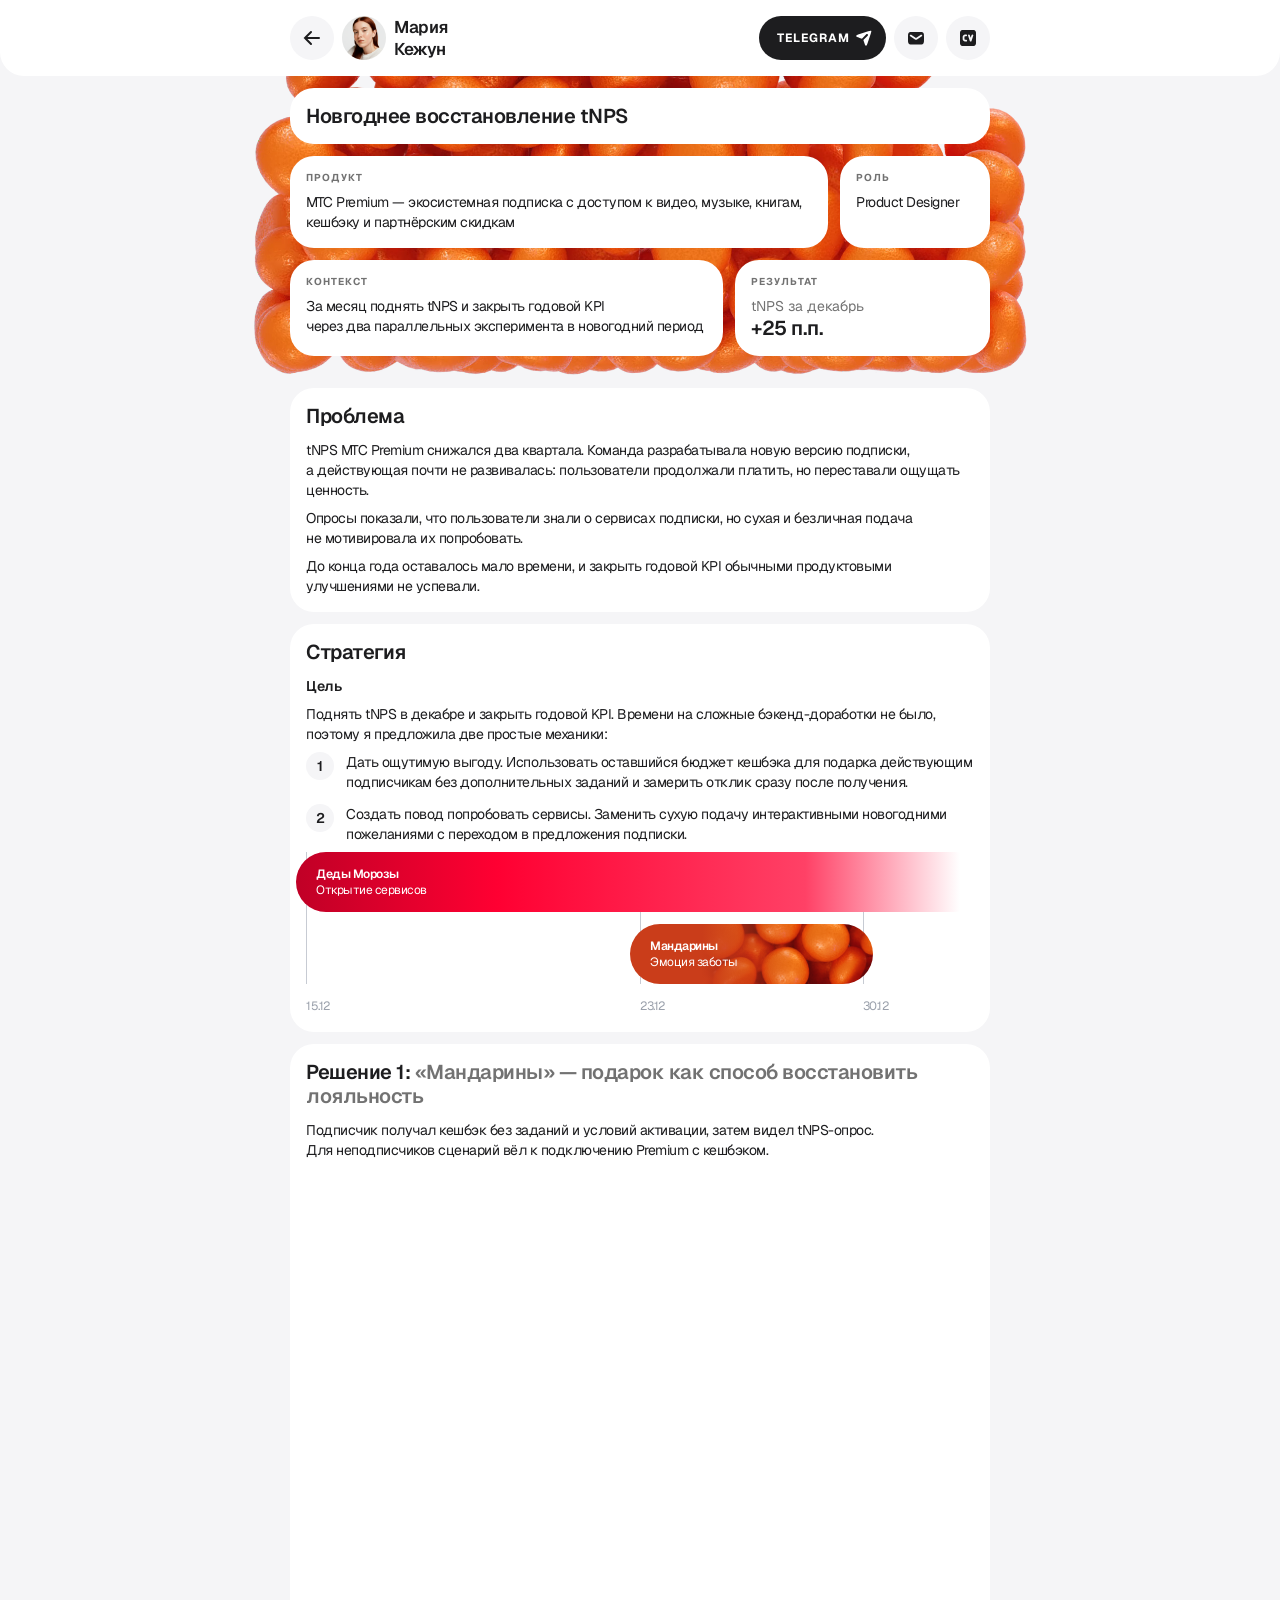
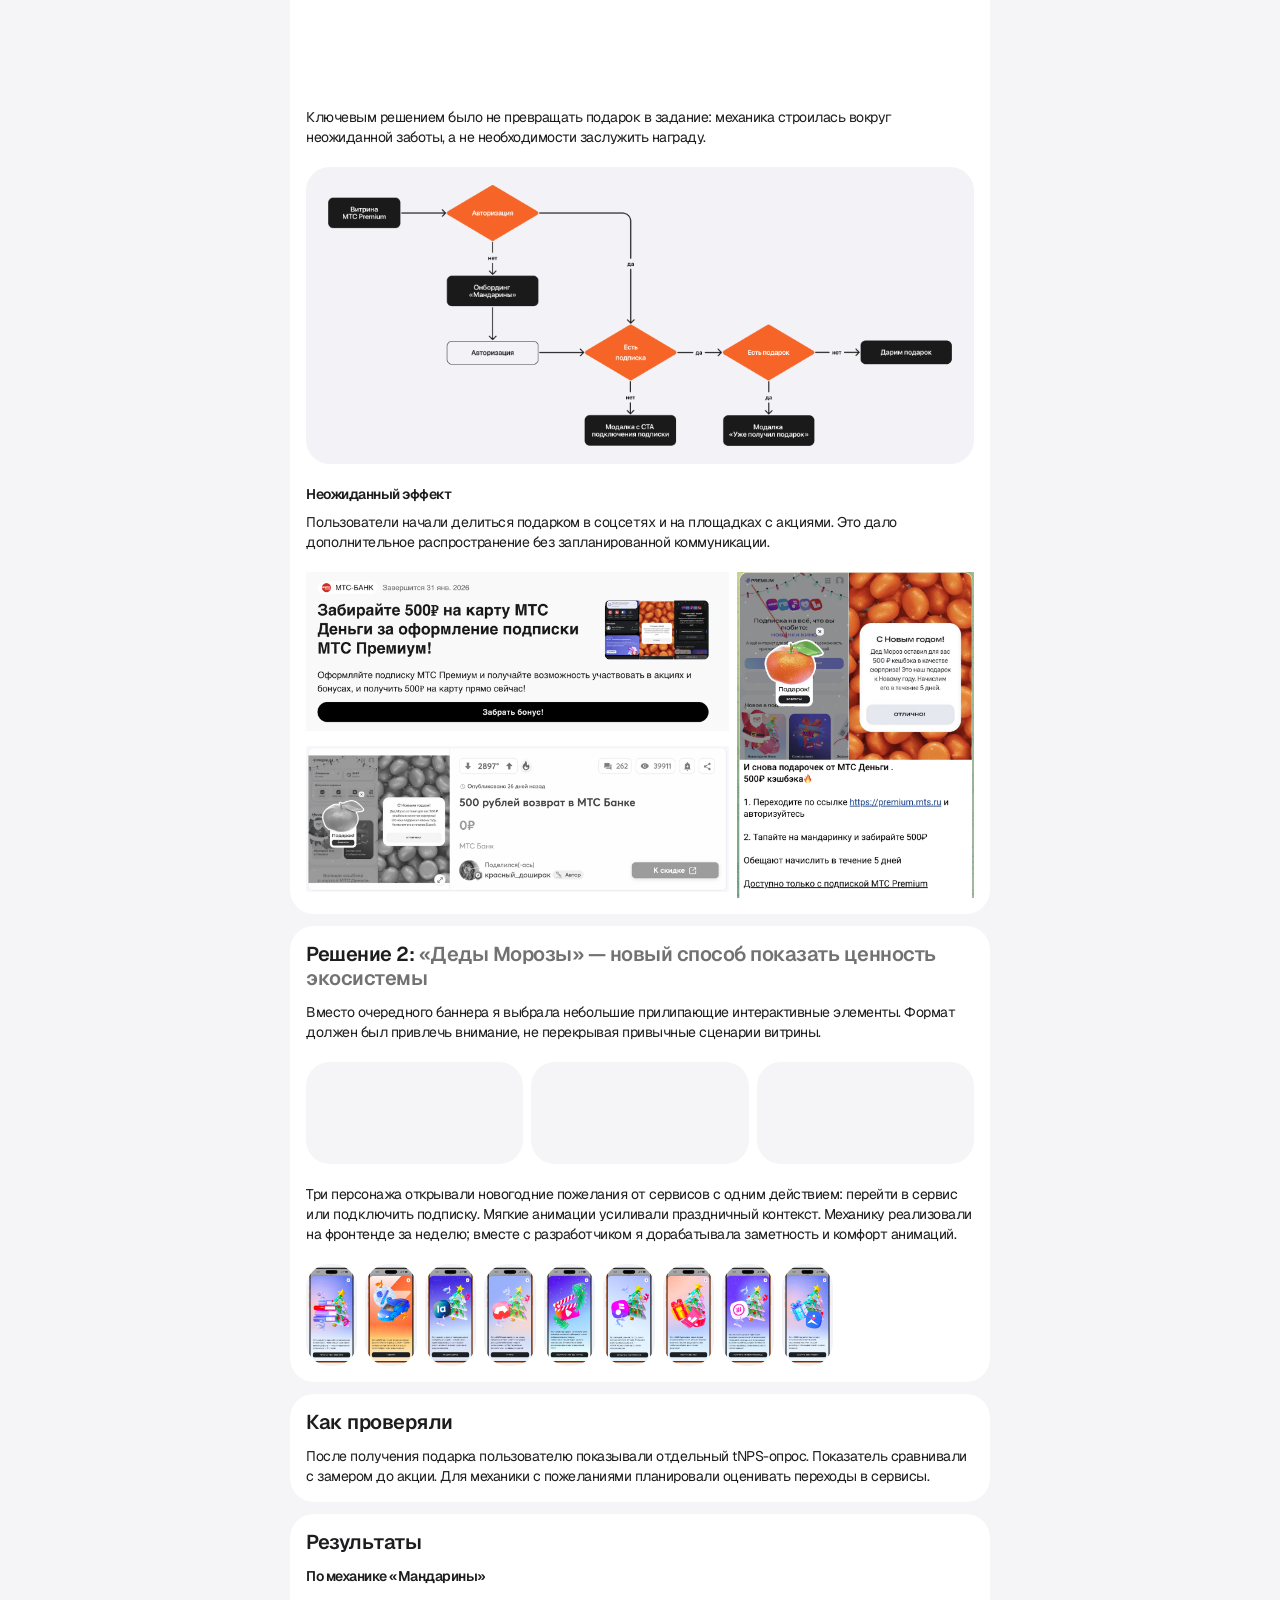
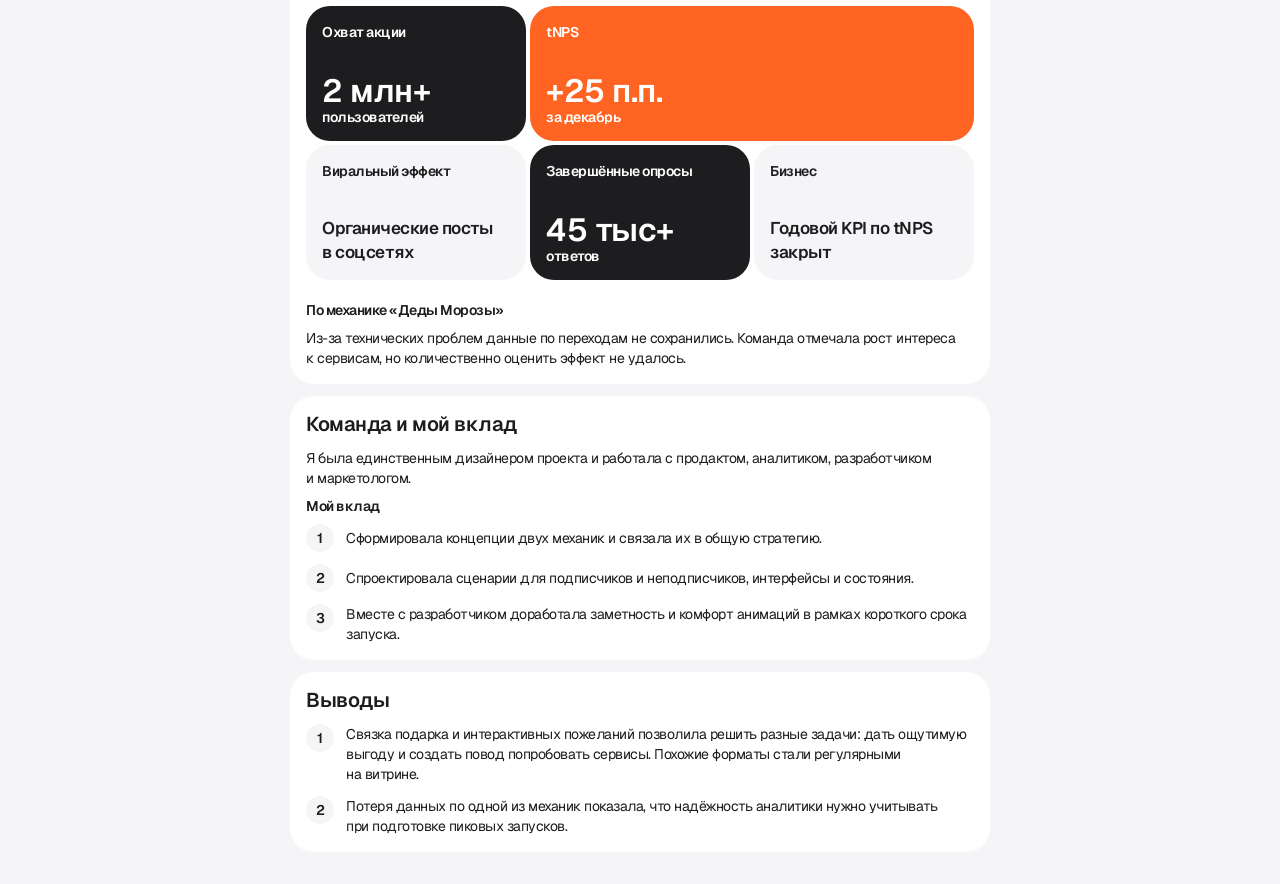
<file: cases/mandarin.html>
<!doctype html>
<html lang="ru">
  <head>
    <meta charset="utf-8" />
    <meta
      name="viewport"
      content="width=device-width, initial-scale=1"
    />
    <title>Новгоднее восстановление tNPS</title>
    <link
      rel="icon"
      type="image/png"
      sizes="96x96"
      href="../images/favicon/favicon.png"
    />

    <link
      rel="apple-touch-icon"
      sizes="180x180"
      href="../images/favicon/apple-touch-icon.png"
    />
    <link
      rel="stylesheet"
      href="../css/main.css"
    />
    <link
      rel="stylesheet"
      href="../css/case.css"
    />
  </head>

  <body class="case-page">
    <!-- Статичный фон-заготовка. Можно заменить на своё видео, не подключая скрипт главной. -->
    <div
      class="case-background"
      data-background-offset="50"
      aria-hidden="true"
    >
      <video
        class="background-mandarin"
        autoplay
        muted
        loop
        playsinline
      >
        <source
          src="../images/для анимации 22.mp4"
          type='video/mp4; codecs="hvc1"'
        />
        <source
          src="../images/для анимации 22.webm"
          type="video/webm"
        />
      </video>
    </div>

    <!-- Шапка -->
    <header class="case-header">
      <div class="case-header-inner">
        <div class="case-author">
          <a
            class="button case-button"
            href="../index.html"
            aria-label="Все проекты"
          >
            <img
              class="button-icon"
              src="../images/cases/Arrow_left.svg"
              width="24"
              height="24"
              alt=""
            />
          </a>
          <img
            class="case-avatar"
            src="../images/cases/avatar.jpg"
            alt=""
            loading="lazy"
          />
          <div class="case-author-name">Мария<br />Кежун</div>
        </div>
        <div class="case-actions">
          <a
            class="button case-button telegram"
            href="https://t.me/mashenkatel"
            target="_blank"
            rel="noopener noreferrer"
          >
            TELEGRAM
            <img
              class="button-icon case-button-icon"
              src="../images/Telegram.svg"
              width="24"
              height="24"
              alt=""
            />
          </a>
          <a
            class="button case-button"
            href="mailto:maria.kezhun@yandex.ru"
          >
            <img
              class="button-icon"
              src="../images/E-mail.svg"
              width="24"
              height="24"
              alt=""
            />
          </a>
          <a
            class="button case-button"
            href=""
            target="_blank"
            rel="noopener noreferrer"
          >
            <img
              class="button-icon"
              src="../images/CV.svg"
              width="24"
              height="24"
              alt=""
            />
          </a>
        </div>
      </div>
    </header>

    <main class="case-main">
      <!-- Интро -->
      <div class="case-intro">
        <div class="case-panel">
          <h1>Новгоднее восстановление tNPS</h1>
        </div>
        <div class="case-meta">
          <div class="case-meta-row">
            <div class="case-meta-item">
              <div class="case-caption">Продукт</div>
              <p>
                МТС Premium — экосистемная подписка с доступом к видео, музыке, книгам, кешбэку
                и партнёрским скидкам
              </p>
            </div>
            <div class="case-meta-item">
              <div class="case-caption">Роль</div>
              <p>Product Designer</p>
            </div>
          </div>
          <div class="case-meta-row case-meta-row--second">
            <div class="case-meta-item">
              <div class="case-caption">Контекст</div>
              <p
                >За месяц поднять tNPS и закрыть годовой KPI через два параллельных эксперимента
                в новогодний период
              </p>
            </div>
            <div class="case-meta-item">
              <div class="case-caption">Результат</div>
              <div>
                <div class="case-result-label">tNPS за декабрь</div>
                <div class="case-result-value">+25 п.п.</div>
              </div>
            </div>
          </div>
        </div>
      </div>

      <!-- Контент -->
      <div class="case-content">
        <section class="case-panel">
          <h2>Проблема</h2>
          <div class="case-stack">
            <p
              >tNPS МТС Premium снижался два квартала. Команда разрабатывала новую версию подписки,
              а действующая почти не развивалась: пользователи продолжали платить, но переставали
              ощущать ценность.</p
            >
            <p
              >Опросы показали, что пользователи знали о сервисах подписки, но сухая и безличная
              подача не мотивировала их попробовать.</p
            >
            <p
              >До конца года оставалось мало времени, и закрыть годовой KPI обычными продуктовыми
              улучшениями не успевали.</p
            >
          </div>
        </section>

        <section class="case-panel">
          <h2>Стратегия</h2>
          <div class="case-blocks">
            <div class="case-stack">
              <h3>Цель</h3>
              <p
                >Поднять tNPS в декабре и закрыть годовой KPI. Времени на сложные бэкенд-доработки
                не было, поэтому я предложила две простые механики:</p
              >
              <ol class="case-steps">
                <li>
                  Дать ощутимую выгоду. Использовать оставшийся бюджет кешбэка для подарка
                  действующим подписчикам без дополнительных заданий и замерить отклик сразу
                  после получения.
                </li>
                <li>
                  Создать повод попробовать сервисы. Заменить сухую подачу интерактивными
                  новогодними пожеланиями с переходом в предложения подписки.
                </li>
              </ol>
              <div class="mandarin-schedule">
                <!-- Вертикальные линии -->
                <div
                  class="mandarin-schedule__line"
                  style="grid-column: 1"
                  aria-hidden="true"
                ></div>

                <div
                  class="mandarin-schedule__line"
                  style="grid-column: 2"
                  aria-hidden="true"
                ></div>

                <div
                  class="mandarin-schedule__line"
                  style="grid-column: 3"
                  aria-hidden="true"
                ></div>

                <!-- Плашки -->
                <div class="mandarin-schedule__bar mandarin-schedule__bar--red">
                  <h3>Деды Морозы</h3>
                  <p>Открытие сервисов</p>
                </div>

                <div class="mandarin-schedule__bar mandarin-schedule__bar--orange">
                  <h3>Мандарины</h3>
                  <p>Эмоция заботы</p>
                </div>

                <!-- Даты -->
                <p
                  class="mandarin-schedule__date"
                  style="grid-column: 1"
                >
                  15.12
                </p>

                <p
                  class="mandarin-schedule__date"
                  style="grid-column: 2"
                >
                  23.12
                </p>

                <p
                  class="mandarin-schedule__date"
                  style="grid-column: 3"
                >
                  30.12
                </p>
              </div>
            </div>
          </div>
        </section>

        <section class="case-panel">
          <h2
            >Решение 1:
            <span class="text-muted">«Мандарины» — подарок как способ восстановить лояльность</span>
          </h2>
          <div class="case-blocks">
            <div class="case-stack">
              <p>
                Подписчик получал кешбэк без заданий и условий активации, затем видел tNPS-опрос.
                Для неподписчиков сценарий вёл к подключению Premium с кешбэком.
              </p>
              <div class="case-padding-top">
                <figure class="case-media">
                  <video
                    class="case-video"
                    autoplay
                    muted
                    loop
                    playsinline
                  >
                    <source
                      src="../images/cases/mandarin/mandarin-full.mp4"
                      type="video/mp4"
                    />
                  </video>
                </figure>
              </div>
              <div class="case-padding-bottom">
                <div class="case-pairs">
                  <video
                    class="case-video"
                    data-case-loop
                    autoplay
                    muted
                    loop
                    playsinline
                  >
                    <source
                      src="../images/cases/mandarin/full-flow.mp4"
                      type="video/mp4"
                    />
                  </video>
                  <video
                    class="case-video"
                    autoplay
                    muted
                    loop
                    playsinline
                  >
                    <source
                      src="../images/cases/mandarin/stiky-mandarina.mp4"
                      type="video/mp4"
                    />
                  </video>
                </div>
              </div>
              <p>
                Ключевым решением было не превращать подарок в задание: механика строилась вокруг
                неожиданной заботы, а не необходимости заслужить награду.
              </p>
              <div class="case-padding-full">
                <figure class="case-media">
                  <img
                    class="case-img"
                    src="../images/cases/mandarin/flow-scheme.png"
                    alt=""
                  />
                </figure>
              </div>
              <h3>Неожиданный эффект</h3>
              <p>
                Пользователи начали делиться подарком в соцсетях и на площадках с акциями. Это дало
                дополнительное распространение без запланированной коммуникации.
              </p>
              <div class="case-padding-top">
                <div class="case-press">
                  <div class="case-press-column">
                    <img
                      src="../images/cases/mandarin/viral-1.png"
                      alt="Публикация об акции"
                      loading="lazy"
                    />
                    <img
                      src="../images/cases/mandarin/viral-2.png"
                      alt="Обсуждение акции"
                      loading="lazy"
                    />
                  </div>
                  <img
                    src="../images/cases/mandarin/viral-3.png"
                    alt="Публикация с новогодним подарком"
                    loading="lazy"
                  />
                </div>
              </div>
            </div>
          </div>
        </section>

        <section class="case-panel">
          <h2
            >Решение 2:
            <span class="text-muted">
              «Деды Морозы» — новый способ показать ценность экосистемы
            </span>
          </h2>
          <div class="case-blocks">
            <div class="case-stack">
              <p>
                Вместо очередного баннера я выбрала небольшие прилипающие интерактивные элементы.
                Формат должен был привлечь внимание, не перекрывая привычные сценарии витрины.
              </p>
              <div class="case-padding-full">
                <div class="case-preview-grid">
                  <div class="case-preview-frame">
                    <video
                      class="croped-phone"
                      autoplay
                      muted
                      loop
                      playsinline
                    >
                      <source
                        src="../images/cases/mandarin/ded-moroz-vid-1.mp4"
                        type="video/mp4"
                      />
                    </video>
                  </div>
                  <div class="case-preview-frame">
                    <video
                      class="croped-phone"
                      autoplay
                      muted
                      loop
                      playsinline
                    >
                      <source
                        src="../images/cases/mandarin/ded-moroz-vid-2.mp4"
                        type="video/mp4"
                      />
                    </video>
                  </div>
                  <div class="case-preview-frame">
                    <video
                      class="croped-phone"
                      autoplay
                      muted
                      loop
                      playsinline
                    >
                      <source
                        src="../images/cases/mandarin/ded-moroz-vid-3.mp4"
                        type="video/mp4"
                      />
                    </video>
                  </div>
                </div>
              </div>
              <p>
                Три персонажа открывали новогодние пожелания от сервисов с одним действием: перейти
                в сервис или подключить подписку. Мягкие анимации усиливали праздничный контекст.
                Механику реализовали на фронтенде за неделю; вместе с разработчиком я дорабатывала
                заметность и комфорт анимаций.
              </p>
              <div class="case-padding-top">
                <div
                  class="case-image-strip"
                  tabindex="0"
                  role="region"
                  aria-label="Галерея игрового декора"
                >
                  <img
                    class="strip-img ded"
                    src="../images/cases/mandarin/ded-moroz-img.png"
                    alt="Игровой декор"
                    loading="lazy"
                  />
                  <img
                    class="strip-img ded"
                    src="../images/cases/mandarin/ded-moroz-img-2.png"
                    alt="Игровой декор"
                    loading="lazy"
                  />
                  <img
                    class="strip-img ded"
                    src="../images/cases/mandarin/ded-moroz-img-1.png"
                    alt="Игровой декор"
                    loading="lazy"
                  />
                  <img
                    class="strip-img ded"
                    src="../images/cases/mandarin/ded-moroz-img-3.png"
                    alt="Игровой декор"
                    loading="lazy"
                  />
                  <img
                    class="strip-img ded"
                    src="../images/cases/mandarin/ded-moroz-img-4.png"
                    alt="Игровой декор"
                    loading="lazy"
                  />
                  <img
                    class="strip-img ded"
                    src="../images/cases/mandarin/ded-moroz-img-5.png"
                    alt="Игровой декор"
                    loading="lazy"
                  />
                  <img
                    class="strip-img ded"
                    src="../images/cases/mandarin/ded-moroz-img-6.png"
                    alt="Игровой декор"
                    loading="lazy"
                  />
                  <img
                    class="strip-img ded"
                    src="../images/cases/mandarin/ded-moroz-img-7.png"
                    alt="Игровой декор"
                    loading="lazy"
                  />
                  <img
                    class="strip-img ded"
                    src="../images/cases/mandarin/ded-moroz-img-8.png"
                    alt="Игровой декор"
                    loading="lazy"
                  />
                </div>
              </div>
            </div>
          </div>
        </section>

        <section class="case-panel">
          <h2>Как проверяли</h2>
          <div class="case-blocks">
            <div class="case-stack">
              <p>
                После получения подарка пользователю показывали отдельный tNPS-опрос. Показатель
                сравнивали с замером до акции. Для механики с пожеланиями планировали оценивать
                переходы в сервисы.
              </p>
            </div>
          </div>
        </section>

        <section class="case-panel">
          <h2>Результаты</h2>
          <div class="case-blocks">
            <div class="case-stack">
              <h3>По механике «Мандарины»</h3>
              <div class="case-padding-full">
                <div class="case-grid case-results">
                  <div class="case-tile case-tile--dark result-reach">
                    <div class="case-tile-title">Охват акции</div>
                    <div>
                      <div class="case-tile-value">2 млн+</div>
                      <div class="case-tile-note">пользователей</div>
                    </div>
                  </div>
                  <div class="case-tile case-tile--tangerine result-tnps">
                    <div class="case-tile-title">tNPS</div>
                    <div>
                      <div class="case-tile-value">+25 п.п.</div>
                      <div class="case-tile-note">за декабрь</div>
                    </div>
                  </div>
                  <div class="case-tile result-viral">
                    <div class="case-tile-title">Виральный эффект</div>
                    <div>
                      <div class="case-tile-text">Органические посты в соцсетях</div>
                    </div>
                  </div>
                  <div class="case-tile case-tile--dark result-surveys">
                    <div class="case-tile-title">Завершённые опросы</div>
                    <div>
                      <div class="case-tile-value">45 тыс+</div>
                      <div class="case-tile-note">ответов</div>
                    </div>
                  </div>
                  <div class="case-tile result-business">
                    <div class="case-tile-title">Бизнес</div>
                    <div>
                      <div class="case-tile-text">Годовой KPI по tNPS закрыт</div>
                    </div>
                  </div>
                </div>
              </div>
              <h3>По механике «Деды Морозы»</h3>
              <p>
                Из-за технических проблем данные по переходам не сохранились. Команда отмечала рост
                интереса к сервисам, но количественно оценить эффект не удалось.
              </p>
            </div>
          </div>
        </section>

        <section class="case-panel">
          <h2>Команда и мой вклад</h2>
          <div class="case-blocks">
            <div class="case-stack">
              <p>
                Я была единственным дизайнером проекта и работала с продактом, аналитиком, разработчиком и маркетологом.
              </p>
              <h3>Мой вклад</h3>
              <ol class="case-steps">
                <li>
                  Сформировала концепции двух механик и связала их в общую стратегию.
                </li>
                <li>
                  Спроектировала сценарии для подписчиков и неподписчиков, интерфейсы и состояния.
                </li>
                <li>
                  Вместе с разработчиком доработала заметность и комфорт анимаций в рамках короткого срока запуска.
                </li>
              </ol>
            </div>
          </div>
        </section>

        <section class="case-panel">
          <h2>Выводы</h2>
          <div class="case-blocks">
            <div class="case-stack">
              <ol class="case-steps">
                <li>
                  Связка подарка и интерактивных пожеланий позволила решить разные задачи: дать ощутимую выгоду и создать повод попробовать сервисы. Похожие форматы стали регулярными на витрине.
                </li>
                <li>
                  Потеря данных по одной из механик показала, что надёжность аналитики нужно учитывать при подготовке пиковых запусков.
                </li>
              </ol>
            </div>
          </div>
        </section>
      </div>
    </main>
    <script src="../scripts/case.js"></script>
  </body>
</html>
</file>
<file: css/home.css>
@import url("https://fonts.googleapis.com/css2?family=Geist:wght@400;600;700&display=swap");

* {
  box-sizing: border-box;
}

body {
  margin: 0;
  font-family: Geist, Arial, sans-serif;
  color: #1d1d1f;
  background: white;
  -webkit-font-smoothing: antialiased;
}

#viewport {
  position: fixed;
  inset: 24px;
}

#layout {
  position: absolute;
  transform-origin: top left;
  display: grid;
  grid-template-columns: 257px var(--center) var(--center) 257px;
  gap: 12px;
}

.column {
  display: grid;
  gap: 12px;
  min-height: 0;
}

.left {
  grid-template-rows: var(--about) 1fr;
}

.second {
  grid-template-rows: 1fr var(--closed);
}

.third {
  grid-template-rows: var(--leisure) 1fr;
}

.right {
  grid-template-rows: var(--work) 1fr;
}

.card {
  position: relative;
  padding: 16px;
  border-radius: 24px;
  background: #f5f5f7;
  min-height: 0;
}

h2 {
  font-size: 20px;
  line-height: 24px;
  font-weight: 600;
  margin: 0 0 4px;
  letter-spacing: -0.5px;
}

h3 {
  font-size: 14px;
  line-height: 20px;
  font-weight: 600;
  margin: 0 0 4px;
  letter-spacing: -0.5px;
}

p {
  font-size: 14px;
  line-height: 20px;
  letter-spacing: -0.5px;
  margin: 0;
}

.caption {
  font-size: 10px;
  line-height: 12px;
  letter-spacing: 1px;
  font-weight: 700;
  text-transform: uppercase;
  color: #727272;
}

.location {
  margin-bottom: 8px;
}

.about {
  overflow: hidden;
}

.checker {
  position: absolute;
  left: 4px;
  right: 0;
  bottom: 0;
  height: 277px;
  background: conic-gradient(#ebebed 25%, #f8f8f9 0 50%, #ebebed 0 75%, #f8f8f9 0) 0 0/36px 36px;
}

.contacts {
  display: grid;
  grid-template-columns: 1fr 1fr;
  gap: 8px;
  margin-top: 16px;
}

.contacts .telegram {
  grid-column: 1 / -1;
}

.profile-image {
  display: block;
  position: absolute;
  width: 291px;
  height: 291px;
  right: -38px;
  bottom: -14px;
  object-fit: contain;
  pointer-events: none;
}

.skills {
  display: flex;
  align-items: center;
}

.tags {
  display: flex;
  flex-wrap: wrap;
  gap: 4px;
  width: 225px;
}

.tag {
  background: white;
  border-radius: 100px;
  height: 36px;
  padding: 6px 12px;
  display: flex;
  align-items: center;
  gap: 4px;
  font-size: 12px;
  line-height: 16px;
  font-weight: 700;
  letter-spacing: 1px;
  text-transform: uppercase;
}

.tag.icon {
  padding-left: 6px;
}

.logo {
  width: 24px;
  height: 24px;
  border-radius: 50%;
  background: #f5f5f7;
  display: grid;
  place-items: center;
  font-size: 18px;
  letter-spacing: 0;
}

.claude {
  background: #d77655;
  color: white;
}

.blender {
  color: #ea7600;
}

.white {
  background: white;
  padding: 12px;
  border-radius: 16px;
}

.casecopy {
  position: relative;
  z-index: 2;
}

.arrow {
  position: absolute;
  right: -6px;
  top: -6px;
  width: 44px;
  height: 44px;
  border-radius: 50%;
  background: #1d1d1f;
  color: white;
  display: grid;
  place-items: center;
  z-index: 4;
  border: 0;
}

.arrow svg {
  width: 24px;
  height: 24px;
}

.orange {
  isolation: isolate;
}

/* Вся сцена занимает карточку */
.orange .orange-scene {
  position: absolute;
  inset: 0;

  z-index: 0;
  overflow: hidden;
  border-radius: inherit;
  pointer-events: none;
}

/* Оба слоя телефона получают одинаковую геометрию */
.orange .phone-layer {
  position: absolute;

  left: var(--phone-left);
  top: var(--phone-top);
  width: var(--phone-width);
  height: var(--phone-height);
}

/* Картинка внутри телефона */
.orange .phone-layer--bottom {
  z-index: 1;
}

/* Мандарины поверх картинки внутри телефона */
.orange .orange-scene .background-mandarin {
  position: absolute;
  inset: 0;
  z-index: 2;

  display: block;
  width: 120%;
  height: 120%;
  object-fit: cover;
}

/* Рамка и модалка поверх мандаринов */
.orange .phone-layer--top {
  z-index: 3;
}

/* Обрезка нижней картинки по области экрана.
   Эти отступы пока предварительные. */
.orange .phone-screen {
  position: absolute;
  overflow: hidden;
  border-radius: 12% / 6%;
}

.orange .phone-screen-image {
  display: block;
  width: 100%;
  height: 100%;
  object-fit: cover;
}

.orange .phone-layer--top .phone-frame {
  position: absolute;
  inset: 0;
  z-index: 0;

  display: block;
  width: 100%;
  height: 100%;
  max-width: none;
  max-height: none;

  object-fit: contain;
}

.orange .phone-layer--top .visual-phone--modal {
  position: absolute;
  z-index: 1;

  top: 50%;
  left: 50%;
  right: auto;
  bottom: auto;
  transform: translate(-50%, -50%);

  display: block;
  width: 80.3%;
  height: auto;
  max-width: none;
  max-height: none;

  opacity: 0;
  animation: phone-modal-reveal 8s linear infinite;
  animation-play-state: paused;
}

@keyframes phone-modal-reveal {
  0% {
    opacity: 0;
    translate: 0 8.856px;
  }

  14.375% {
    opacity: 0;
    translate: 0 8.856px;
    animation-timing-function: ease-out;
  }

  21.25% {
    opacity: 1;
    translate: 0 0;
  }

  100% {
    opacity: 1;
    translate: 0 0;
  }
}

/* Описание и кнопка — выше всей сцены */
.orange .casecopy {
  position: relative;
  z-index: 1;
}

.orange .arrow {
  z-index: 2;
}

/* .background {
  position: absolute;
  inset: 0;
  width: 100%;
  height: 100%;
  object-fit: cover;
  border-radius: 24px;
} */

.visual {
  position: absolute;
  top: 140px;
  left: 16px;
  right: 16px;
  bottom: 16px;
  display: flex;
  justify-content: center;
  align-items: flex-end;
}

.visual img {
  max-width: 100%;
  max-height: 100%;
  object-fit: contain;
  display: block;
}

.orange .visual {
  top: 131px;
  bottom: 4px;
}

.orange .visual img {
  height: 100%;
  width: auto;
}

.leisure .visual {
  top: 97px;
  left: -2px;
  right: 3px;
  bottom: -5px;
}

.leisure .visual img {
  width: 100%;
  height: 100%;
}

.game {
  background: #68a214;
  overflow: visible;
}

/* Декоративный слой занимает всю карточку */
.game .game-decor {
  position: absolute;
  inset: 0;
  z-index: 1;

  pointer-events: none;
}

/* Экспортированные детали */
.game .game-decor-item {
  position: absolute;
  display: block;

  height: auto;
  max-width: none;
}

/* Верхний листочек */
.game .game-decor-item--1 {
  width: 19.83px;
  left: 9.27px;
  top: -5.8px;
}

/* Деталь у левого края */
.game .game-decor-item--2 {
  width: 19.6px;
  left: -2.76px;
  top: 42.4%;
}

/* Нижний правый угол */
.game .game-decor-item--3 {
  width: 25.38px;
  right: 29.14px;
  bottom: -6.93px;
}

.game .game-decor-item--4 {
  width: 19.6px;
  right: 63.97px;
  bottom: -0.92px;
}

.game .game-decor-item--5 {
  width: 7.84px;
  right: 57.78px;
  bottom: 5.68px;
}

/* Маленькая деталь слева */
.game .game-decor-item--6 {
  width: 7.84px;
  left: 2.76px;
  top: 55.8%;
}

/* Камешек внизу */
.game .game-decor-item--7 {
  width: 24.73px;
  left: 47.38px;
  bottom: 11.46px;
}

/* Нижний левый листочек */
.game .game-decor-item--8 {
  width: 15.53px;
  left: 2.84px;
  bottom: -6.69px;
}

.game .visual {
  top: 108px;
}

.game .visual .visual-game {
  height: 100%;
  width: auto;
  z-index: 10;
  max-width: 100%;
}

.closed {
  display: flex;
  align-items: center;
}

.closed .white {
  width: 100%;
}

.not-fill {
  max-width: 90%;
}

.badge {
  position: absolute;
  right: 2px;
  top: 8px;
  transform: rotate(11deg);
  border-radius: 100px;
  background: #1d1d1f;
  color: white;
  font-size: 12px;
  font-weight: 700;
  letter-spacing: 1px;
  padding: 4px 8px;
  z-index: 3;
  text-transform: uppercase;
}

.resume h2 {
  margin-bottom: 16px;
}

.entries {
  display: grid;
  gap: 8px;
}

.date {
  margin-bottom: 8px;
}

.resume h3 {
  margin-bottom: 2px;
}

button:focus-visible {
  outline: 3px solid #7652ff;
  outline-offset: 3px;
}

#debug {
  position: fixed;
  left: 24px;
  bottom: 3px;
  background: #fffd;
  color: #666;
  font: 10px monospace;
  display: none;
}

body.debug #debug {
  display: block;
}

dialog {
  border: 0;
  border-radius: 20px;
  padding: 24px;
  max-width: 380px;
}

dialog::backdrop {
  background: #0004;
}

dialog button {
  padding: 10px 20px;
  margin-top: 16px;
  border-radius: 30px;
}

.tablet-leisure,
.compact-only {
  display: none;
}

.coin-container {
  position: absolute;
  width: 87px;
  height: 87px;
  bottom: -5px;
  right: -20px;
  z-index: 10;
}

.coin-container .coin {
  width: 100%;
  height: 100%;
  object-fit: contain;
}

.profile-copy {
  position: relative;
  z-index: 1;
}

@media (width < 960px) {
  body {
    overflow-y: auto;
  }

  #viewport {
    position: relative;
    inset: auto;
    padding: 24px 12px 24px;
    width: 100%;
    overflow: hidden;
  }

  #layout {
    position: relative;
    display: flex;
    flex-direction: column;
    gap: 12px;
    max-width: 700px;
    width: 100%;
    height: auto;
    margin: 0 auto;
    transform: none;
    left: auto;
    top: auto;
  }

  .column {
    display: flex;
    flex-direction: column;
    gap: 12px;
    width: 100%;
  }

  .card {
    width: 100%;
    min-width: 0;
    flex: none;
  }

  .about {
    /* min-height: 252px; */
    height: auto;
  }

  .profile-copy {
    max-width: 300px;
  }

  .skills {
    display: block;
  }

  .tags {
    width: 100%;
  }

  .tag {
    flex: none;
    white-space: nowrap;
  }

  .compact-only {
    display: flex;
  }

  .resume {
    height: auto;
  }

  .closed {
    height: auto;
    min-height: 180px;
  }

  .orange {
    height: 592px;
  }

  .leisure {
    height: 286.792px;
  }

  .game {
    height: 467.879px;
  }

  #debug {
    z-index: 20;
  }
}

@media (550px <=width < 960px) {
  .about .checker {
    display: none;
  }

  .not-fill {
    max-width: 90%;
  }

  .profile-image {
    width: 230px;
    height: 230px;
    right: -7.5px;
    bottom: -20px;
  }

  .profile-copy {
    width: 300px;
    max-width: calc(100% - 190px);
  }

  .orange {
    display: grid;
    grid-template-columns: minmax(0, 1fr) minmax(0, 1fr);
    gap: 16px;
    height: auto;
    min-height: 372px;
    align-items: start;
  }

  .orange .casecopy {
    grid-column: 2;
    grid-row: 1;
    min-width: 0;
  }

  .orange .visual {
    position: relative;
    inset: auto;
    grid-column: 1;
    grid-row: 1;
    height: 340px;
    min-width: 0;
    align-items: center;
  }

  .orange .visual img {
    height: 340px;
    width: auto;
    max-width: none;
    flex-shrink: 0;
  }

  .closed {
    display: grid;
    grid-template-columns: minmax(0, 1fr) minmax(0, 1fr);
    gap: 16px;
    min-height: 146px;
    align-items: center;
  }

  .closed .white {
    min-width: 0;
  }

  .closed .badge {
    display: none;
  }

  .coin-container {
    position: relative;
    inset: auto;
    display: flex;
    align-items: center;
    justify-content: center;
    width: auto;
    height: 114px;
    min-width: 0;
  }

  .coin-container .coin {
    width: 178px;
    height: 178px;
    max-width: none;
    flex-shrink: 0;
  }

  .leisure {
    display: grid;
    grid-template-columns: minmax(0, 1fr) minmax(0, 1fr);
    gap: 16px;
    height: auto;
    min-height: 146px;
    align-items: start;
  }

  .leisure .casecopy {
    grid-column: 2;
    grid-row: 1;
    min-width: 0;
  }

  .leisure .visual {
    position: relative;
    inset: auto;
    grid-column: 1;
    grid-row: 1;
    height: 114px;
    align-items: center;
    min-width: 0;
  }

  .leisure .visual .main-leisure {
    display: none;
    z-index: 10;
  }

  .leisure .visual .tablet-leisure {
    display: block;
    width: 178px;
    height: 178px;
    max-width: none;
    max-height: none;
    flex-shrink: 0;
  }

  .game {
    display: grid;
    grid-template-columns: minmax(0, 1fr) minmax(0, 1fr);
    gap: 16px;
    height: auto;
    min-height: 376px;
    align-items: start;
  }

  .game .casecopy {
    grid-column: 1;
    grid-row: 1;
    margin-right: -16px;
    min-width: 0;
    width: 100%;
  }

  .game .visual {
    position: relative;
    inset: auto;
    grid-column: 2;
    grid-row: 1;
    height: 344px;
    min-width: 0;
    align-items: flex-end;
  }

  .game .visual .visual-game {
    width: 310px;
    height: 378px;
    max-width: none;
    max-height: none;
    flex-shrink: 0;
    max-width: 100%;
  }

  .game .arrow {
    display: grid;
    z-index: 10;
  }
}

@media (width < 550px) {
  .about {
    overflow: visible;
  }

  .about .checker {
    height: 76px;
    width: 76px;
    left: auto;
    right: -7px;
    top: -16px;
    bottom: auto;
    background-size: 18px 18px;
    pointer-events: none;
  }

  .profile-image {
    width: 76px;
    height: 76px;
    right: -7px;
    top: -16px;
    bottom: auto;
    border-radius: 100px;
  }

  .profile-copy {
    max-width: 100%;
  }

  .profile-copy .location,
  .profile-copy h2 {
    padding-right: 60px;
  }

  .leisure .visual {
    top: 104px;
    bottom: -5px;
    left: -1px;
    right: 5px;
  }

  .leisure .visual .main-leisure {
    width: 308px;
    height: 192px;
    max-width: 100%;
    max-height: none;
    z-index: 10;
  }

  .game .visual .visual-game {
    max-width: 100%;
    max-height: 100%;
    z-index: 10;
  }

  .closed {
    min-height: 200px;
  }
}

/* Десктоп и мобильная версия */
.leisure .visual .main-leisure {
  display: block;
  z-index: 10;
}

.leisure .visual .tablet-leisure {
  display: none;
}

/* Только планшет: 550–959 px */
@media (550px <=width < 960px) {
  .leisure .visual .main-leisure {
    display: none;
  }

  .leisure .visual .tablet-leisure {
    display: block;
  }

  /* Сцена на всю карточку, а не на одну колонку */
  .orange .orange-scene {
    position: absolute;
    inset: 0;

    width: 100%;
    height: 100%;
  }

  /* Видео на всю сцену */
  .orange .orange-scene > .background-mandarin {
    position: absolute;
    inset: 0;

    display: block;
    width: 100%;
    height: 100%;
    max-width: none;
    max-height: none;

    margin: 0;
    transform: none;

    object-fit: cover;
    object-position: center;
  }

  .orange .orange-scene > .background-mandarin {
    /* Настройки для подбора */
    --mandarin-scale: 1.4;
    --mandarin-x: 0px;
    --mandarin-y: 0px;

    transform-origin: center;
    transform: translate(var(--mandarin-x), var(--mandarin-y)) scale(var(--mandarin-scale));

    outline: none;
  }

  .not-fill {
    max-width: 100%;
  }
}

/* Десктоп и мобильная версия */
@media (width >= 960px), (width < 550px) {
  .game {
    --game-overlap: 16px;

    display: flex;
    flex-direction: column;
    gap: 0;
  }

  /* Описание имеет высоту по содержимому */
  .game > .casecopy {
    flex: 0 0 auto;
    min-width: 0;
    z-index: 2;
  }

  /* Видео занимает место, оставшееся под описанием */
  .game > .visual {
    position: relative;
    inset: auto;

    flex: 1 1 0;
    min-height: 0;
    width: 100%;

    margin-top: calc(-0.5 * var(--game-overlap));

    z-index: 3;
  }

  .game .visual .visual-game {
    position: absolute;
    inset: 0;

    display: block;
    width: 100%;
    height: 100%;
    max-width: none;
    max-height: none;

    object-fit: contain;
    object-position: center;
  }
}
</file>
<file: css/main.css>
/* Общая кнопка: подходит для <a> и <button> */

.button {
  --button-background: #fff;
  --button-color: #1d1d1f;
  --hover-overlay: rgb(188 195 208 / 25%);

  position: relative;

  display: inline-flex;
  align-items: center;
  justify-content: center;
  gap: 2px;

  min-width: 44px;
  height: 44px;
  padding: 10px;

  border: 0;
  border-radius: 100px;

  background: var(--button-background);
  color: var(--button-color);

  font-family: inherit;
  font-size: 12px;
  line-height: 16px;
  font-weight: 700;
  letter-spacing: 1px;

  text-decoration: none;
  cursor: pointer;
}

/* Чёрный вариант */

.button.telegram {
  --button-background: #1d1d1f;
  --button-color: #fff;
  --hover-overlay: rgb(242 243 247 / 12%);
}

/* Иконки */

.button svg,
.button .contact-icon {
  display: block;
  flex: none;
  width: 24px;
  height: 24px;
}

/* Слой ховера.
   Позиционирование .arrow остаётся в CSS главной. */

.button::after,
.arrow::after {
  content: "";
  position: absolute;
  inset: 0;
  border-radius: inherit;
  background: var(--hover-overlay);
  opacity: 0;
  pointer-events: none;
  transition: opacity 150ms ease;
}

.arrow {
  --hover-overlay: rgb(242 243 247 / 12%);
}

@media (hover: hover) {
  .button:hover::after,
  .arrow:hover::after {
    opacity: 1;
  }
}
</file>
<file: css/case.css>
@import url("https://fonts.googleapis.com/css2?family=Geist:wght@400;500;600;700&display=swap");

/* Базовые настройки */

* {
  box-sizing: border-box;
}
/* .case-document {
  overflow-x: clip;
} */

body.case-page {
  margin: 0;
  color: #1d1d1f;
  background: #f5f5f7;
  font-family: Geist, Arial, sans-serif;
  -webkit-font-smoothing: antialiased;

  /* overflow-x: clip; */
}

.case-page :where(h1, h2, h3, p, figure, blockquote) {
  margin: 0;
}

.case-page h1,
.case-page h2 {
  font-size: 20px;
  line-height: 24px;
  font-weight: 600;
  letter-spacing: -0.5px;
}

.case-page h3 {
  font-size: 14px;
  line-height: 20px;
  font-weight: 600;
  letter-spacing: -0.5px;
}

.case-page p,
.case-page li,
.case-page td,
.case-page th,
.case-text-regular {
  font-size: 14px;
  line-height: 20px;
  /* line-height: 18px; */
  letter-spacing: -0.5px;
  font-weight: 400;
}

.case-page p,
.case-page li {
  overflow-wrap: anywhere;
}

/* .case-page img {
  display: block;
  max-width: 100%;
} */

/* .case-page a {
  color: inherit;
} */

.case-padding-full {
  min-width: 0;
  padding: 12px 0;
  display: flex;
  flex-direction: column;
  gap: 12px;
}

.case-padding-top {
  min-width: 0;
  padding: 12px 0 0;
}
.case-padding-bottom {
  min-width: 0;
  padding: 0 0 12px;
}

.text-muted {
  color: #727272;
}

/* Шапка */

.case-header {
  position: sticky;
  top: 0;
  z-index: 10;

  height: 76px;
  padding: 16px 16px 16px;

  background: #fff;
  border-radius: 0 0 24px 24px;
}

.case-header-inner {
  display: flex;
  align-items: center;
  justify-content: space-between;
  gap: 8px;
  max-width: 700px;
  margin: auto;
}

.case-author,
.case-actions {
  display: flex;
  align-items: center;
  gap: 8px;
}

.case-author-name {
  font-size: 17px;
  line-height: 22px;
  font-weight: 600;
  letter-spacing: -0.5px;
}

.case-avatar {
  flex: none;
  width: 44px;
  height: 44px;
  object-fit: cover;
  border-radius: 50%;
}

.case-button {
  --button-background: #f5f5f7;
}

.telegram {
  padding-inline: 18px 10px;
}

/* Основная структура */

.case-dosug-viewport {
  overflow: hidden;

  /* Оставляем место для выступа картинки вверх */
  padding-top: 20px;
  margin-top: -20px;
}

.case-main {
  position: relative;
  z-index: 1;
  display: flex;
  flex-direction: column;
  gap: 32px;
  width: calc(100% - 32px);
  max-width: 700px;
  margin: 12px auto 32px;
}

.case-main--dosug {
  gap: 12px;
}

.case-intro,
.case-content {
  display: flex;
  flex-direction: column;
  gap: 12px;
  min-width: 0;
}

.case-panel {
  display: flex;
  flex-direction: column;
  gap: 12px;
  min-width: 0;
  padding: 16px;
  background: white;
  border-radius: 24px;
}

.case-stack {
  display: flex;
  flex-direction: column;
  gap: 8px;
}

.case-blocks {
  display: flex;
  flex-direction: column;
  gap: 8px;
  min-width: 0;
}

.case-blocks > * {
  min-width: 0;
}

/* Метаданные кейса */

.case-meta {
  display: flex;
  flex-direction: column;
  gap: 12px;
}

.case-meta-row {
  display: grid;
  grid-template-columns: minmax(0, 1fr) 150px;
  gap: 12px;
}

.case-meta-row--second {
  grid-template-columns: minmax(0, 1fr) 255px;
}

.case-meta-row--second-one-child {
  grid-template-columns: 1fr;
}

.case-meta-item {
  display: flex;
  flex-direction: column;
  gap: 8px;
  min-width: 0;
  padding: 16px;
  background: white;
  border-radius: 24px;
}

.case-caption {
  color: #727272;
  font-size: 10px;
  line-height: 12px;
  font-weight: 700;
  letter-spacing: 1px;
  text-transform: uppercase;
}

.case-result-label {
  color: #727272;
  font-size: 14px;
  line-height: 20px;
}

.case-result-value {
  font-size: 20px;
  line-height: 24px;
  font-weight: 600;
  letter-spacing: -0.5px;
}

/* Фон */

.case-background {
  position: absolute;
  top: 0px;
  left: 0;
  right: 0;
  overflow: hidden;
  pointer-events: none;
}

.background-mandarin {
  position: absolute;
  left: 50%;
  bottom: 0;
  transform: translateX(-50%);

  display: block;
  width: 1000px;
  /* height: 1440px; */
  max-width: none;

  object-fit: cover;
  object-position: center bottom;
}

.background-ogorod {
  background-color: #68a214;
  border-radius: 0 0 24px 24px;
  overflow: visible;
  /* max-width: 1000px; */
}

.decor-item {
  position: absolute;
  display: block;

  height: auto;
  max-width: none;
}

.decor-item--1 {
  width: 40px;
  right: 5px;
  bottom: -15px;
}

.decor-item--2 {
  width: 30px;
  left: 5px;
  bottom: -15px;
}

.background-dosug {
  position: absolute;
  width: 135px;
  top: -20px;
  right: -25px;
}

/* .case-background::after {
  content: "";
  position: absolute;
  left: 0;
  right: 0;
  bottom: 0;
  height: 20px;
  background: linear-gradient(transparent, #f5f5f7);
} */

/* Карточки решений */

.case-decision {
  --decision-overlap: 24px;

  position: relative;
  display: grid;
  grid-template-columns: repeat(2, minmax(0, 1fr));
}

.case-decision-3 {
  grid-template-columns: repeat(3, minmax(0, 1fr));
}

.case-decision-card {
  display: flex;
  flex-direction: column;
  justify-content: space-between;
  gap: 24px;
  /* min-height: 120px; */
  padding: 16px;
  border-radius: 24px;
  background: #f5f5f7;
  position: relative;
  min-width: 0;
}

.case-decision-card--light {
  padding-right: 56px;
  margin-right: calc(var(--decision-overlap) / -2);
  border-radius: 24px 0 0 24px;
}

.case-decision-card--dark {
  z-index: 1;
  margin-left: calc(var(--decision-overlap) / -2);
  padding-left: 40px;
  background: #1d1d1f;
  color: white;
  overflow: visible;
  border-radius: 24px;
}

.case-decision-card--ogorod-1 {
  background-color: #e1ecd0;
}

.case-decision-card--ogorod-2 {
  background-color: #d2e3b8;
  color: #1d1d1f;
  border-radius: 24px 0 0 24px;
  margin-right: calc(var(--decision-overlap) / -2);
}

.case-decision-card--ogorod-3 {
  background-color: #a4c772;
  color: #1d1d1f;
}

.case-decision-arrow {
  position: absolute;
  z-index: 2;

  top: 50%;
  left: -22px;
  transform: translateY(-50%);

  display: grid;
  place-items: center;

  width: 44px;
  height: 44px;
  border-radius: 50%;
  background: white;
}

.case-decision-arrow svg {
  width: 24px;
  height: 24px;
}

.case-quote {
  padding-left: 8px;
  border-left: 2px solid #1d1d1f;
  font-size: 14px;
  line-height: 20px;
  letter-spacing: -0.5px;
}

/* Сетки и плитки */

.case-grid {
  display: grid;
  gap: 4px;
}

.case-grid--two {
  grid-template-columns: repeat(2, minmax(0, 1fr));
}

.case-grid--three {
  grid-template-columns: repeat(3, minmax(0, 1fr));
}

.case-tile {
  display: flex;
  flex-direction: column;
  justify-content: space-between;
  gap: 24px;
  min-width: 0;
  min-height: 135px;
  padding: 16px;
  border-radius: 24px;
  background: #f5f5f7;
}

.case-tile--dark {
  background: #1d1d1f;
  color: white;
}

.case-tile--green {
  background: #68a214;
  color: white;
}

.case-tile--orange {
  background: #ff9d22;
  color: white;
}

.case-tile--tangerine {
  background: #ff6422;
  color: white;
}

.case-tile-title {
  font-size: 14px;
  line-height: 20px;
  font-weight: 600;
  letter-spacing: -0.5px;
}

.case-tile-value {
  font-size: 32px;
  line-height: 36px;
  font-weight: 600;
  letter-spacing: -0.5px;
}

.case-tile-text {
  font-size: 17px;
  line-height: 24px;
  font-weight: 600;
  letter-spacing: -0.5px;
}

.case-tile-note {
  font-size: 14px;
  line-height: 16px;
  letter-spacing: -0.5px;
  font-weight: 600;
}

.case-tile-note--light {
  color: #727272;
}

/* Порядок сценариев */

.case-scenarios .scenario-road {
  order: 3;
}

.case-scenarios .scenario-family {
  order: 2;
}

.case-scenarios .scenario-city {
  order: 4;
}

.case-scenarios .scenario-choice {
  order: 1;
}

/* Общие настройки прокручиваемых лент */

.case-table-scroll,
.case-image-strip,
.case-phone-gallery {
  overflow-x: auto;
  overscroll-behavior-x: contain;
  margin-inline: -16px;
  padding-inline: 16px;
}

.case-table-scroll,
.case-image-strip {
  scrollbar-width: none;
  scroll-behavior: auto;
  scroll-snap-type: none;
  cursor: grab;
}

.case-table-scroll::-webkit-scrollbar,
.case-image-strip::-webkit-scrollbar {
  display: none;
}

.case-table-scroll.is-dragging,
.case-image-strip.is-dragging {
  cursor: grabbing;
  user-select: none;
  -webkit-user-select: none;
}

.case-table-scroll:focus-visible,
.case-image-strip:focus-visible {
  outline: 2px solid #727272;
  outline-offset: 4px;
}

/* Таблицы */

/* Неподвижная область просмотра */
.case-table-scroll {
  width: calc(100% + 32px);
  min-width: 0;
  max-width: none;
}

/* Таблица движется вместе с рамкой и скруглениями */
.case-table-frame {
  width: 100%;
  min-width: 500px;
  border: 1px solid #1d1d1f;
  border-radius: 24px;
  overflow: hidden;
}

.case-table {
  width: 100%;
  min-width: 0;
  border-collapse: separate;
  border-spacing: 0;
  table-layout: fixed;
}

.case-table th,
.case-table td {
  padding: 8px;
  text-align: left;
  vertical-align: top;
  border-right: 1px solid #1d1d1f;
  border-bottom: 1px solid #1d1d1f;

  white-space: normal;
  word-break: normal;
  overflow-wrap: anywhere;
}

.case-table th {
  background: #f5f5f7;
  font-weight: 600;
}

.case-table tr > :last-child {
  border-right: 0;
}

.case-table tbody tr:last-child td {
  border-bottom: 0;
}

/* Пропорции колонок таблицы экспериментов */

.case-table--experiments col:nth-child(1) {
  width: 20%;
  min-width: 93px;
}

.case-table--experiments col:nth-child(2) {
  width: 36%;
}

.case-table--experiments col:nth-child(3) {
  width: 24%;
}

.case-table--experiments col:nth-child(4) {
  width: 23%;
  min-width: 110px;
}

/* Пропорции колонок таблицы пути пользователя */

.case-table--journey col:nth-child(1) {
  width: 22%;
}

.case-table--journey col:nth-child(2) {
  width: 31%;
}

.case-table--journey col:nth-child(3) {
  width: 47%;
}

/* Лента изображений */

.case-image-strip {
  display: flex;
  gap: 8px;
  user-select: none;
  -webkit-user-select: none;
}

.case-image-strip--ogorod{
  gap: 0px;
}

.strip-img {
  flex: none;
  max-width: none;
  object-fit: contain;
  user-select: none;
  -webkit-user-drag: none;
}

.strip-container {
  position: relative;

  width: 150px;
  height: 150px;

  overflow: visible;
  display: flex;
  align-items: center;
  justify-content: center;
  z-index: var(--strip-layer, 0);
}

.ded {
  width: auto;
  height: var(--ded-height, 354px);
  border-radius: 24px;
}

.ogorod {
  width: 236.63px;
  height: 155px;
  max-width: none;
}

/* Изображения и публикации */

.case-media {
  min-width: 0;
  margin: 0;
}

.case-video,
.case-img {
  display: block;
  width: 100%;
  height: auto;
  border-radius: 24px;
}

/* Композиция: две горизонтальные картинки и одна вертикальная */

.case-press {
  display: grid;

  /* Рассчитано по пропорциям картинок и двум промежуткам 8px */
  grid-template-columns:
    minmax(0, calc(64.6688105% - 8.9304916px))
    minmax(0, 1fr);

  gap: 8px;
  align-items: start;
  min-width: 0;
}

.case-press-column {
  display: flex;
  flex-direction: column;
  gap: 8px;
  min-width: 0;
}

.case-press img {
  display: block;
  width: 100%;
  height: auto;
}

/* Горизонтальные изображения */
.case-press-column > img {
  aspect-ratio: 429.12 / 161.42;
  object-fit: contain;
}

/* Вертикальное изображение */
.case-press > img {
  aspect-ratio: 230.88 / 317.93;
  object-fit: contain;
}

/* Фреймы с примерами */

.case-preview-grid {
  display: grid;
  grid-template-columns: repeat(3, minmax(0, 1fr));
  gap: 8px;
  min-width: 0;
}

.case-preview-frame {
  display: grid;
  place-items: center;
  min-width: 0;
  overflow: hidden;
  border-radius: 24px;
  background: #f5f5f7;
  padding: 8px;
}

.case-preview-frame--dosug {
  background: #1d1d1f;
  max-height: 441px;
}

.preview-frame-img {
  max-height: 382.71px;
  height: 100%;
}

.croped-phone {
  width: 100%;
  max-width: 171.24px;
  height: auto;
}

/* Нумерованные шаги */

.case-steps {
  display: flex;
  flex-direction: column;
  gap: 12px;
  list-style: none;
  padding: 0;
  margin: 0;
  counter-reset: steps;
}

.case-steps li {
  display: grid;
  grid-template-columns: 28px minmax(0, 1fr);
  align-items: center;
  gap: 12px;
  counter-increment: steps;
}

.case-steps li::before {
  content: counter(steps);
  display: grid;
  place-items: center;
  align-self: start;
  width: 28px;
  height: 28px;
  border-radius: 50%;
  background: #f5f5f7;
  font-weight: 600;
}

/* Галерея экранов */

.case-phone-gallery {
  display: flex;
  gap: 8px;
}

.case-phone-gallery img {
  flex: none;
  align-self: start;
  width: 184px;
  max-width: none;
  height: auto;
  border-radius: 24px;
}

.case-pairs {
  display: grid;
  grid-template-columns: repeat(2, minmax(0, 1fr));
  gap: 8px;
}

.case-pairs img {
  width: 100%;
  height: auto;
  border-radius: 24px;
}

/* Результаты */

.case-results {
  grid-template-columns: repeat(3, minmax(0, 1fr));
}

.case-results .result-tnps {
  grid-column: span 2;
}

/* Весь график */
.mandarin-schedule {
  display: grid;

  grid-template-columns:
    minmax(0, 3fr)
    minmax(0, 2fr)
    minmax(0, 1fr);

  grid-template-rows: auto auto auto;
  row-gap: 12px;
  align-content: start;
  align-self: start;

  width: 100%;
  min-width: 0;
  margin: 0;
  padding: 0;

  isolation: isolate;
}

.mandarin-schedule,
.mandarin-schedule * {
  box-sizing: border-box;
}

/* Линии проходят через обе строки с плашками */
.mandarin-schedule .mandarin-schedule__line {
  grid-row: 1 / 3;

  border-left: 1px solid #c7cbd3;
  pointer-events: none;
}

/* Общий вид плашек */
.mandarin-schedule .mandarin-schedule__bar {
  z-index: 1;
  min-width: 0;
  padding: 14px 20px;

  display: flex;
  flex-direction: column;
  flex-wrap: wrap;
  /* gap: 4px 12px; */

  border-radius: 22px;
  color: #fff;

  font-size: 12px;
  /* line-height: 1.4; */
  overflow-wrap: anywhere;
}

.mandarin-schedule .mandarin-schedule__bar h3,
.mandarin-schedule .mandarin-schedule__bar p {
  margin: 0;
  padding: 0;
  font-size: inherit;
  line-height: inherit;
}

.mandarin-schedule .mandarin-schedule__bar h3 {
  font-weight: 600;
}

/* Первая плашка — на всю ширину */
.mandarin-schedule .mandarin-schedule__bar--red {
  grid-column: 1 / -1;
  grid-row: 1;

  border-radius: 100px;

  background: linear-gradient(270deg, #fff 3.5%, #ff4166 25.97%, #ff0032 70.8%, #c00026 100%);
}

.mandarin-schedule .mandarin-schedule__bar--orange {
  grid-column: 2;
  grid-row: 2;

  border-radius: 100px;

  background:
    linear-gradient(90deg, #ca3d1a 29.46%, rgba(254, 155, 48, 0) 67.21%),
    url("../images/cases/mandarin/mandarin-fon.png") center / 200% auto no-repeat;

  background-color: #ca3d1a;
  background-blend-mode: normal;
  background-position:
    center,
    center 65%;
}

/* Даты — последняя строка графика */
.mandarin-schedule .mandarin-schedule__date {
  grid-row: 3;

  color: #9aa0ab;
  font-size: 12px;
  line-height: -0.5;
  white-space: nowrap;
}

.mandarin-schedule .mandarin-schedule__bar {
  position: relative;
  left: -10px;
  width: calc(100% + 20px);
}

/* Мобильная версия */

@media (width < 550px) {
  .case-header {
    height: 64px;
  }
  .case-header-inner {
    height: 32px;
  }

  .case-author,
  .case-actions {
    gap: 4px;
  }

  .case-author-name {
    font-size: 12px;
    line-height: 16px;
  }

  .case-avatar {
    width: 32px;
    height: 32px;
  }

  .case-main {
    width: calc(100% - 24px);
  }
  /* 
  .case-background {
    height: 440px;
  } */

  .case-meta {
    padding: 16px;
    background: white;
    border-radius: 24px;
  }

  .case-meta-row,
  .case-meta-row--second {
    display: flex;
    flex-direction: column;
    gap: 12px;
  }

  .case-meta-item {
    padding: 0;
    background: none;
    border-radius: 0;
  }

  .case-decision {
    grid-template-columns: 1fr;
  }

  .case-decision-card--light {
    margin-right: 0;
    margin-bottom: calc(var(--decision-overlap) / -2);
    padding-right: 16px;
    padding-bottom: 44px;
    border-radius: 24px 24px 0 0;
    gap: 12px;
  }

  .case-decision-card--dark {
    padding-left: 16px;
    /* color: #fff; */
    /* min-height: 100px; */
    gap: 12px;
    margin-left: 0;
    margin-top: calc(var(--decision-overlap) / -2);
  }

  .case-decision-card--ogorod-2 {
    margin-bottom: calc(var(--decision-overlap) / -2);
    margin-right: 0;
    border-radius: 24px 24px 0 0;
    padding-right: 16px;
    padding-bottom: 44px;
    min-height: none;
  }

  .case-decision-arrow {
    width: 32px;
    height: 32px;
    top: -16px;
    left: 50%;
    bottom: auto;
    transform: translateX(-50%);
  }

  .case-decision-arrow .icon {
    transform: rotate(90deg);
  }

  .case-scenarios {
    grid-template-columns: 1fr;
  }

  .case-scenarios .scenario-road {
    order: 2;
  }

  .case-scenarios .scenario-family {
    order: 3;
  }

  .case-metrics {
    grid-template-columns: repeat(2, minmax(0, 1fr));
  }

  .case-metrics .metric-played {
    grid-column: 1 / -1;
    order: 1;
  }

  .case-metrics .metric-time {
    order: 2;
  }

  .case-metrics .metric-code {
    order: 3;
  }

  .case-metrics .metric-new {
    order: 4;
  }

  .case-metrics .metric-nps {
    order: 5;
  }

  .case-metrics .metric-tnps {
    grid-column: 1 / -1;
    order: 6;
  }

  .case-results {
    grid-template-columns: repeat(2, minmax(0, 1fr));
  }

  .case-results .result-reach {
    order: 1;
  }

  .case-results .result-viral {
    order: 2;
  }

  .case-results .result-tnps {
    order: 3;
    grid-column: 1 / -1;
  }

  .case-results .result-surveys {
    order: 4;
    grid-column: 1 / -1;
  }

  .case-results .result-business {
    order: 5;
    grid-column: 1 / -1;
  }
  .strip-container {
    height: 100px;
    width: 100px;
  }
  .ogorod {
    width: 157.76px;
    height: 105px;
  }

  .case-pairs {
    grid-template-columns: 1fr;
  }

  .case-preview-grid {
    grid-template-columns: 1fr;
    width: 100%;
    margin-inline: 0;
  }

  .case-preview-frame {
    position: relative;
    aspect-ratio: 518 / 585.48;
  }
  
  .preview-frame-img{
    position: absolute;
    object-fit: contain;
    max-height: calc(100% - 16px);
    width: auto;
    max-width: calc(100% - 16px);
  }

  .croped-phone {
    position: absolute;
    inset: 8px;
    margin: auto;

    width: auto;
    max-width: calc(100% - 16px);
    height: calc(100% - 16px);
    max-height: calc(100% - 16px);

    object-fit: contain;
  }

  /* Обычные кнопки с одной иконкой */
  .button.case-button {
    flex: none;

    width: 32px;
    min-width: 32px;
    height: 32px;
    padding: 4px;

    font-size: 10px;
    line-height: 12px;
  }

  /* Иконки в кнопках кейса */
  .button.case-button svg,
  .button.case-button .contact-icon,
  .button .case-button-icon {
    display: block;
    flex: none;
    width: 16px;
    height: 16px;
  }

  /* Telegram с текстом — не ограничиваем шириной 32px */
  .button.telegram {
    width: auto;
    padding-inline: 12px 8px;
    gap: 2px;
  }
}
</file>
